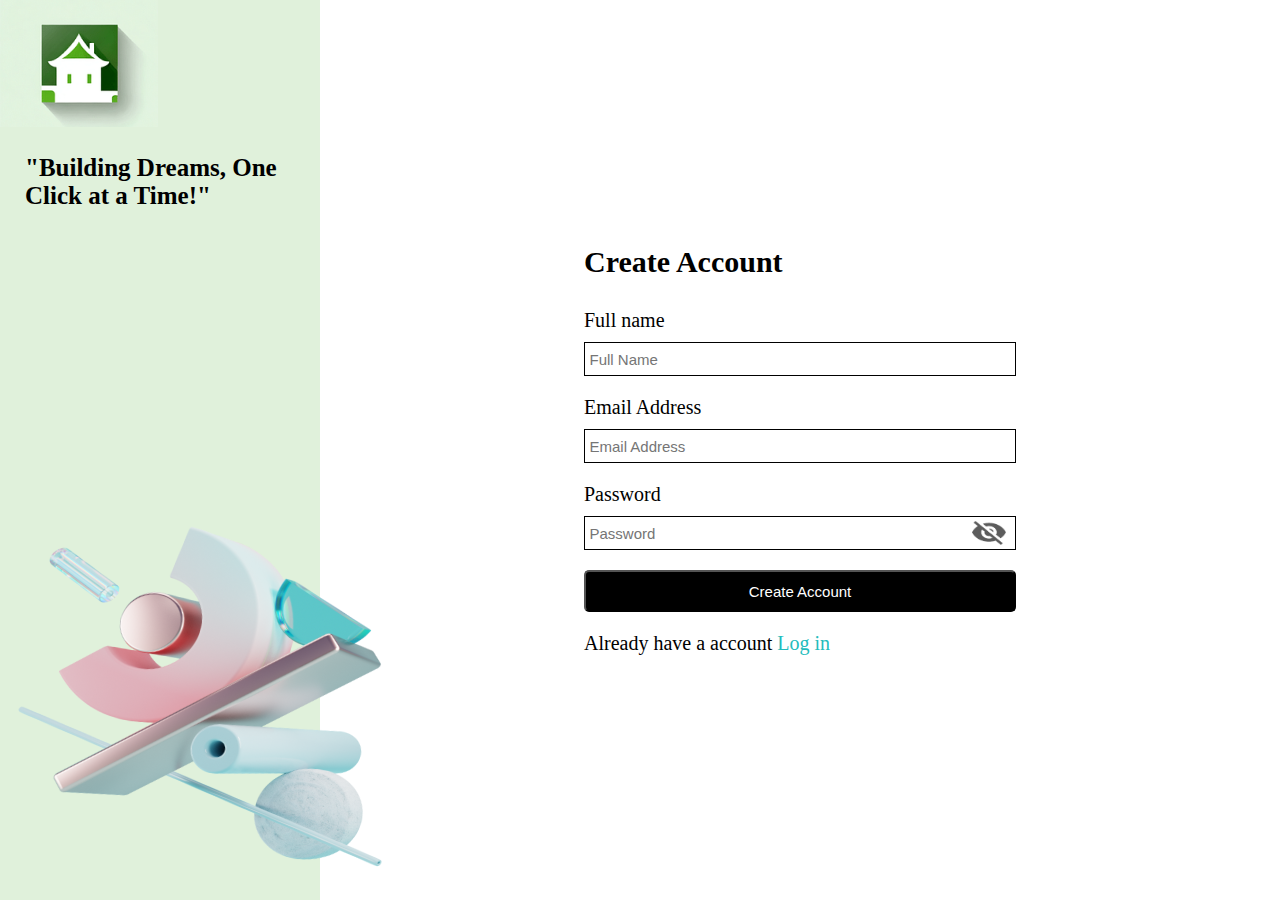
<file: index.html>
<!DOCTYPE html>
<html lang="en">

<head>
    <meta charset="UTF-8">
    <meta name="viewport" content="width=device-width, initial-scale=1.0">
    <title>Document</title>
    <link rel="stylesheet" href="style.css">
</head>

<body>
    <div class="box">
        <div class="left">
            <img src="images/logo.png" alt="">
            <h1>"Building Dreams, One Click at a Time!"</h1>
            <img src="images/Abstraction.png" alt="" id="abstraction">
        </div>
        <div class="right">
            <div class="container">
                <h1 class="h">Create Account</h1>
                <form action="">
                    <!-- <div class="login">
                        <a href="">Sign up with Google</a>
                        <a href="">Sign up with Facebook</a>
                    </div>
                    <h1 class="he">-OR-</h1> -->
                    <label for="" class="la">Full name</label>
                    <input type="text" placeholder="Full Name">
                    <label for="" class="la">Email Address</label>
                    <input type="email" placeholder="Email Address">
                    <label for="" class="la"> Password</label>
                    <div class="to">
                        <input type="password" placeholder="Password" id="password">
                        <img src="images/eye-close.png" alt="" id="eyeicon">
                    </div>
                    <button> <a href="home.html" class="signup">Create Account</a></button>
                </form>
                <p>Already have a account <a href="login.html">Log in</a></p>
            </div>

        </div>
    </div>
    <script src="app.js"></script>
</body>

</html>
</file>
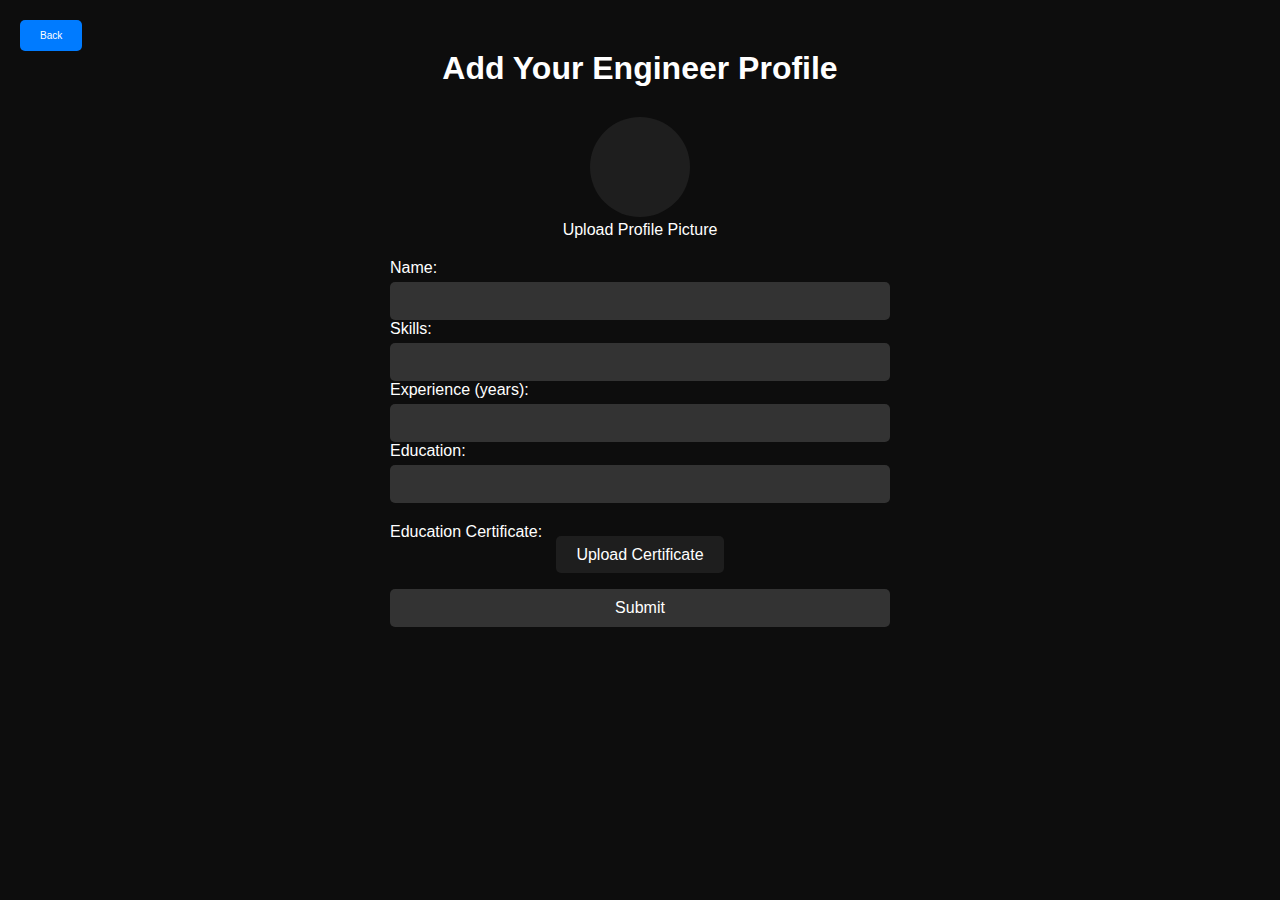
<file: add engineer.html>
<!DOCTYPE html>
<html lang="en">
<head>
  <meta charset="UTF-8">
  <meta name="viewport" content="width=device-width, initial-scale=1.0">
  <title>Engineer Profile Form</title>
  <link rel="stylesheet" href="engineer_styles.css">
  <!-- Add Font Awesome for icons -->
  <link rel="stylesheet" href="https://cdnjs.cloudflare.com/ajax/libs/font-awesome/5.15.4/css/all.min.css" integrity="sha512-B3xYP2cxV4dK3iT+6nfUzQC3X3DcraKrYA7jqpNFWV0YR2EzLv2PWp5uf5C3B0VpDNvE3pO6qNWgVvyafMf6cg==" crossorigin="anonymous" referrerpolicy="no-referrer" />
</head>
<body>
  <div id="engineers.html" class="container">
    <h1>Add Your Engineer Profile</h1>
    
    <!-- Profile Picture Section -->
    <div class="form-row">
      <div class="profile-picture-section">
        <label for="profilePicture" class="profile-picture-icon"><i class="fas fa-user-plus"></i></label>
        <input type="file" id="profilePicture" name="profilePicture" accept="image/*" style="display: none;">
        <p>Upload Profile Picture</p>
      </div>
    </div>
    
    <!-- Engineer Profile Form -->
    <form id="profileForm">
      <label for="name">Name:</label>
      <input type="text" id="name" name="name" required>
      
      <label for="skills">Skills:</label>
      <input type="text" id="skills" name="skills" required>
      
      <label for="experience">Experience (years):</label>
      <input type="number" id="experience" name="experience" required>

      <!-- Education Input Section -->
      <div class="form-row">
        <label for="education">Education:</label>
        <input type="text" id="education" name="education" required>
      </div>
      
      <!-- Education Certificate Section -->
      <div class="form-row">
        <label for="educationCertificate" class="certificate-label">Education Certificate:</label>
        <div class="education-certificate-section">
          <input type="file" id="educationCertificate" name="educationCertificate" accept=".pdf">
          <label for="educationCertificate" class="certificate-button">Upload Certificate</label>
        </div>
      </div>
      
      <button type="submit" class="submit-button">Submit</button>
    </form>

    <!-- Back Button -->
    <button class="back-button" onclick="goBack()"><i class="fas fa-chevron-left"></i> Back</button>
  </div>

  <script>
    function goBack() {
      window.history.back();
    }
  </script>
</body>
</html>
</file>
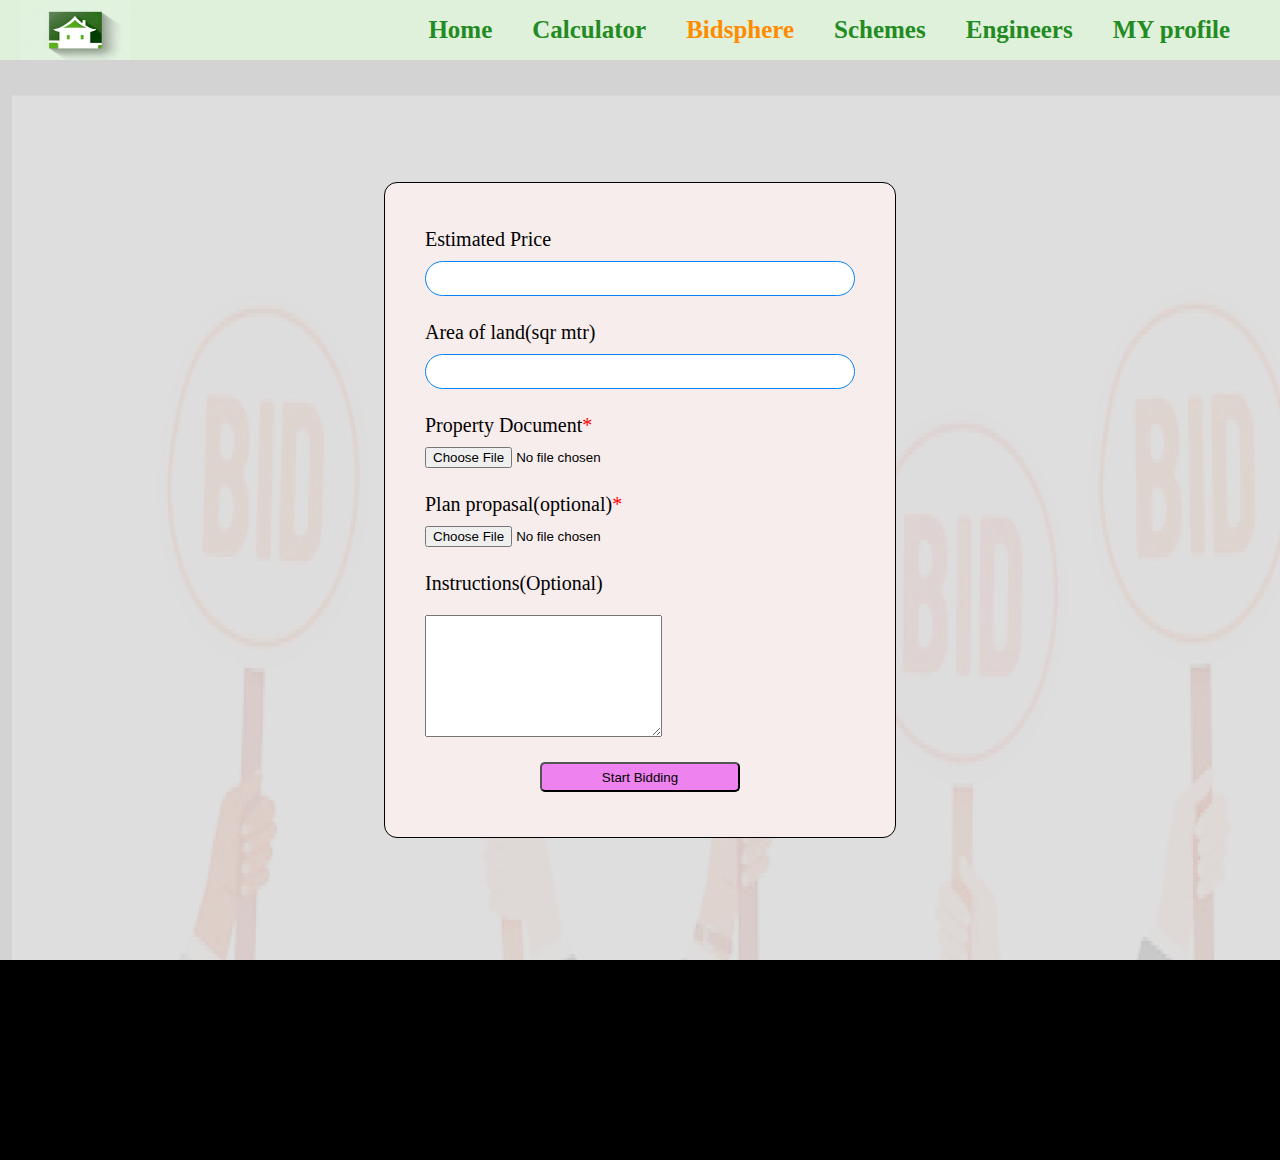
<file: bid.html>
<!DOCTYPE html>
<html lang="en">

<head>
    <meta charset="UTF-8">
    <meta name="viewport" content="width=device-width, initial-scale=1.0">
    <title>Document</title>
    <link rel="stylesheet" href="bidcss.css">
</head>

<body>
    <header class="header">
        <nav class="navc">
            <div class="logo">
                <img src="images/logo.png" alt="">
            </div>
            <ul>
                <li class="list"><a href="home.html" class="link">Home</a></li>
                <li class="list"><a href="calculator.html" class="link">Calculator</a></li>
                <li class="list"><a href="bid.html" class="link">Bidsphere</a></li>
                <li class="list"><a href="s-c-h-e-m-e.html" class="link">Schemes</a></li>
                <li class="list"><a href="ENGINEER.html" class="link">Engineers</a></li>
                <li class="list"><a href="profile.html" class="link">MY profile</a></li>
            </ul>
        </nav>
    </header>
    <main>
        <div class="content">
            <form action="">
                <div class="price">
                    <label for="" class="la">Estimated Price</label>
                    <input type="text" class="in">
                </div>
                <div class="area">
                    <label for="" class="la">Area of land(sqr mtr)</label>
                    <input type="text" class="in">
                </div>
                <div class="pro">
                    <label for="" class="la fileLabel">Property Document</label>
                    <input type="file" class="fileInput" accept=".pdf" onchange="updatePlaceholder()" value="">
                </div>
                <div class="plan">
                    <label for="" class="la fileLabel">Plan propasal(optional)</label>
                    <!-- <input type="file"> -->
                    <input type="file" class="fileInput" accept=".pdf" onchange="updatePlaceholder()" value="">
                </div>
                <div class="instr">
                    <label for="" class="la">Instructions(Optional)</label>
                    <textarea name="" id="" cols="4" rows="8"></textarea>

                </div>
                <div class="but">
                    <button>Start Bidding</button>
                </div>
            </form>
        </div>
    </main>
    <footer>
        <div class="box">

        </div>
    </footer>
    <script src="navbar.js"></script>
    <script>
        function updatePlaceholder() {
            const fileInput = document.querySelector('.fileInput');
            const fileLabel = document.querySelector('.fileLabel');
            if (fileInput.files.length > 0) {
                fileLabel.textContent = fileInput.files[0].name;
            } else {
                fileLabel.textContent = '';
            }
        }
    </script>
</body>

</html>
</file>
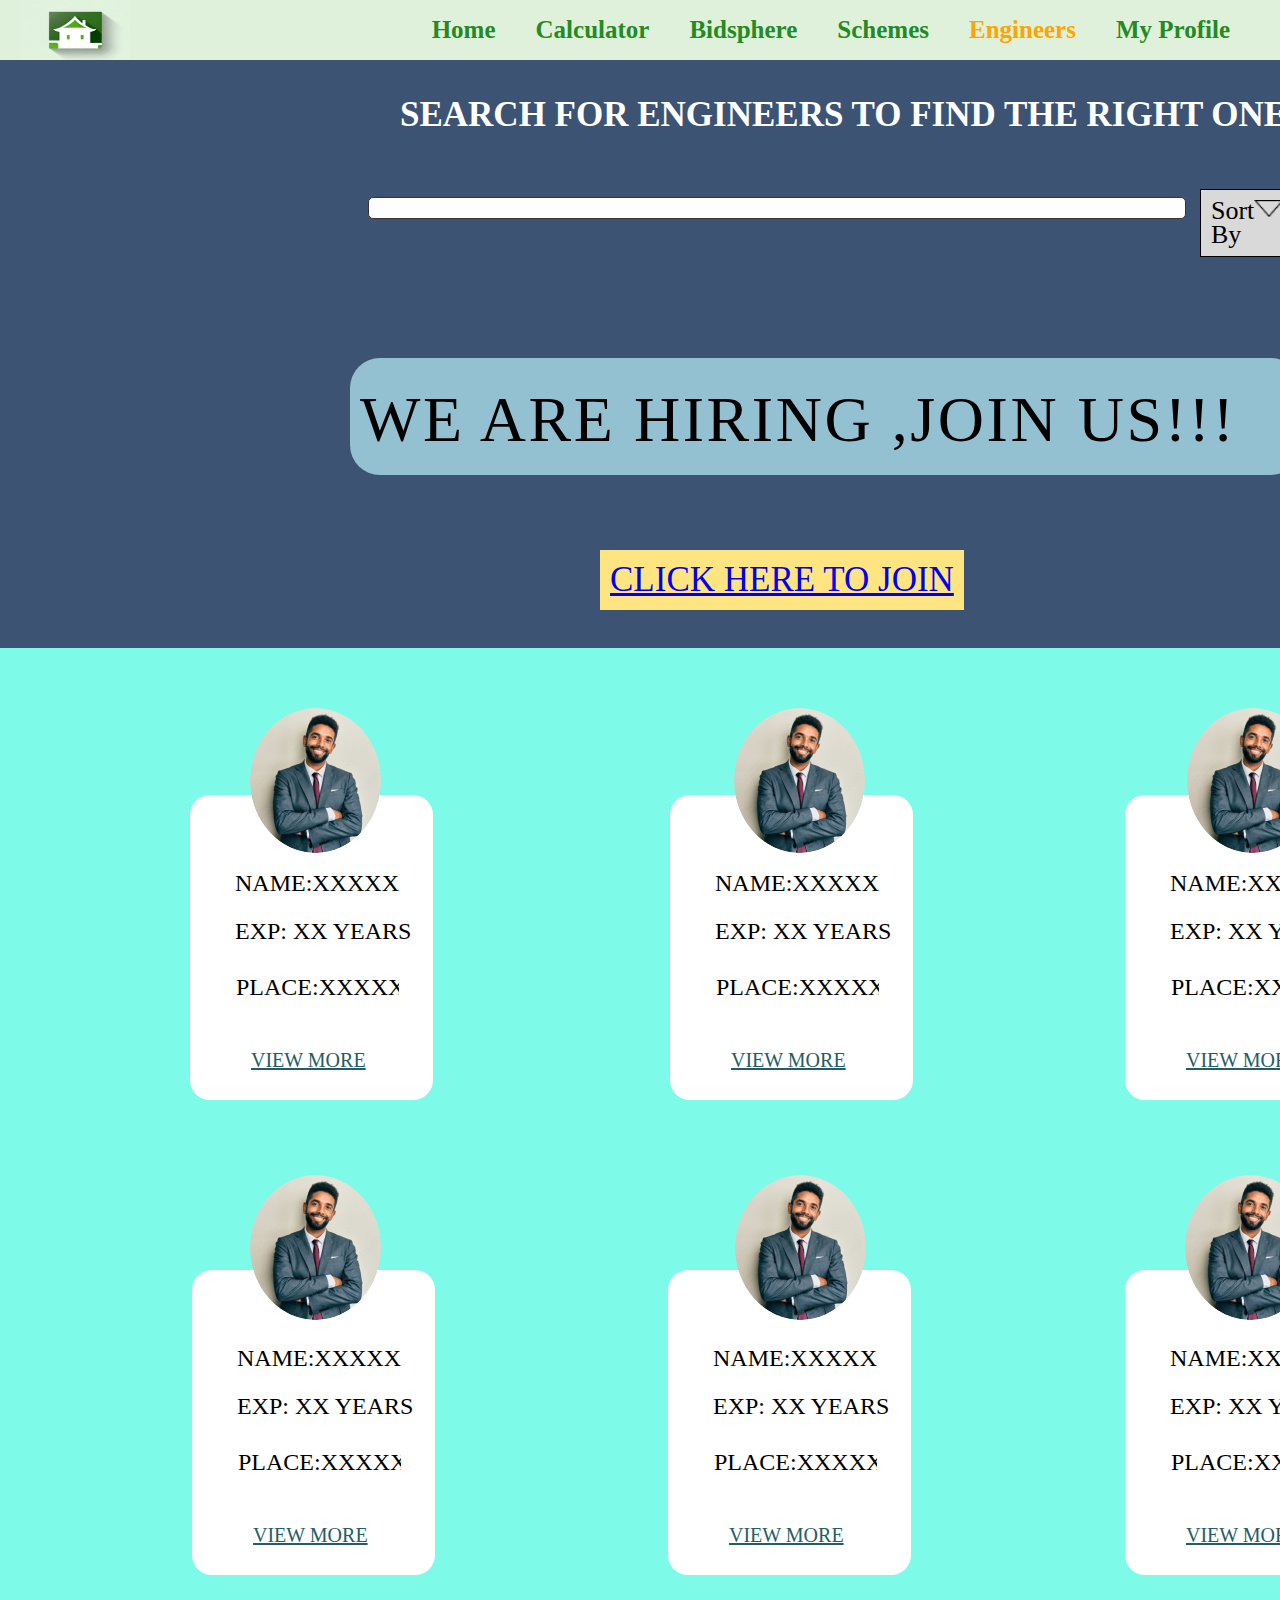
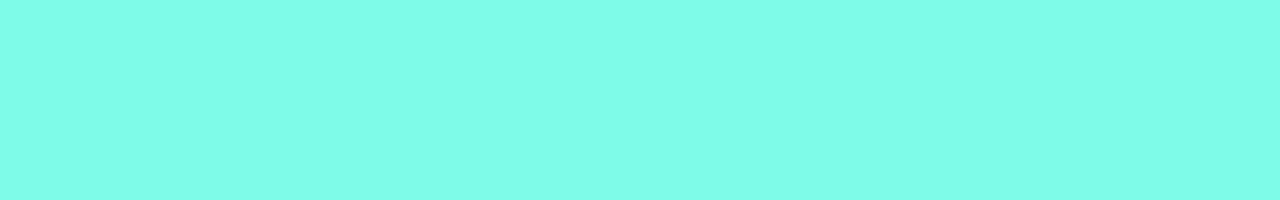
<file: ENGINEER.html>
<!DOCTYPE html>
<html lang="en">

<head>
    <meta charset="UTF-8">
    <meta name="viewport" content="width=device-width, initial-scale=1.0">
    <title>Document</title>
    <link rel="stylesheet" href="engineer.css">
</head>

<body>
    <div class="home-section">
         <header class="header">
            <nav class="navc">
                <div class="logo">
                    <img src="images/logo.png" alt="">
                </div>
                <ul>
                    <li class="list"><a href="home.html" class="link">Home</a></li>
                    <li class="list"><a href="calculator.html" class="link">Calculator</a></li>
                    <li class="list"><a href="bid.html" class="link">Bidsphere</a></li>
                    <li class="list"><a href="s-c-h-e-m-e.html" class="link">Schemes</a></li>
                    <li class="list"><a  class="link" style="color: orange;">Engineers</a></li>
                    <li class="list"><a href="profile.html" class="link">My Profile</a></li>
                </ul>
            </nav>
        </header>
        <div class="search-for-engineers-to-find-t-parent">
            <b class="search-for-engineers">SEARCH FOR ENGINEERS TO FIND THE RIGHT ONE!</b>
            <div class="ob-forms-wrapper">
            <div class="ob-forms">
            <div class="frame">
            <div class="name">
            </div>
            </div>
            </div>
            </div>
            <div class="sort-by-parent">
            <div class="name">Sort By</div>
                <img class="frame-item" alt="" src="./images\Polygon 2.png">
            </div>
            <div class="frame-inner">
            </div>
            <div class="click-here-to-join-wrapper">
                <a class="click-here-to" href="add engineer.html">CLICK HERE TO JOIN</a>
            </div>
            <div class="we-are-hiring-join-us-wrapper">
                <div class="we-are-hiring">WE ARE HIRING ,JOIN US!!!</div>
            </div>
            
        </div>
        <div >
            <img class="ellipse-icon" alt="" src="./images\Ellipse 16.png">
            <img class="ellipse-icon1" alt="" src="./images\Ellipse 16.png">
            <img class="ellipse-icon2" alt="" src="./images\Ellipse 16.png">
            <img class="ellipse-icon3" alt="" src="./images\Ellipse 16.png">
            <img class="ellipse-icon4" alt="" src="./images\Ellipse 16.png">
            <img class="ellipse-icon5" alt="" src="./images\Ellipse 16.png">
        </div>
        <div class="frame-parent">
            <div class="namexxxxx-parent">
            <div class="namexxxxx">NAME:XXXXX</div>
            <div class="frame-child">
            </div>
            </div>
            <div class="exp-xx-years">EXP: XX YEARS</div>
            <div class="placexxxxx-wrapper">
                <div class="placexxxxx">PLACE:XXXXX</div>
            </div>
            <div class="view-more-wrapper">
                <div class="view-more">VIEW MORE</div>
            </div>
        </div>
        <div class="frame-parent1">
            <div class="namexxxxx-parent">
            <div class="namexxxxx">NAME:XXXXX</div>
            <div class="frame-child">
            </div>
            </div>
            <div class="exp-xx-years">EXP: XX YEARS</div>
            <div class="placexxxxx-wrapper">
                <div class="placexxxxx">PLACE:XXXXX</div>
            </div>
            <div class="view-more-wrapper">
                <div class="view-more">VIEW MORE</div>
            </div>
        </div>
        <div class="frame-parent2">
            <div class="namexxxxx-parent">
            <div class="namexxxxx">NAME:XXXXX</div>
            <div class="frame-child">
            </div>
            </div>
            <div class="exp-xx-years">EXP: XX YEARS</div>
            <div class="placexxxxx-wrapper">
                <div class="placexxxxx">PLACE:XXXXX</div>
            </div>
            <div class="view-more-wrapper">
                <div class="view-more">VIEW MORE</div>
            </div>
        </div>
        <div class="frame-parent3">
            <div class="namexxxxx-parent">
            <div class="namexxxxx">NAME:XXXXX</div>
            <div class="frame-child">
            </div>
            </div>
            <div class="exp-xx-years">EXP: XX YEARS</div>
            <div class="placexxxxx-wrapper">
                <div class="placexxxxx">PLACE:XXXXX</div>
            </div>
            <div class="view-more-wrapper">
                <div class="view-more">VIEW MORE</div>
            </div>
        </div>
        <div class="frame-parent4">
            <div class="namexxxxx-parent">
            <div class="namexxxxx">NAME:XXXXX</div>
            <div class="frame-child">
            </div>
            </div>
            <div class="exp-xx-years">EXP: XX YEARS</div>
            <div class="placexxxxx-wrapper">
                <div class="placexxxxx">PLACE:XXXXX</div>
            </div>
            <div class="view-more-wrapper">
                <div class="view-more">VIEW MORE</div>
            </div>
        </div>
        <div class="frame-parent5">
            <div class="namexxxxx-parent">
            <div class="namexxxxx">NAME:XXXXX</div>
            <div class="frame-child">
            </div>
            </div>
            <div class="exp-xx-years">EXP: XX YEARS</div>
            <div class="placexxxxx-wrapper">
                <div class="placexxxxx">PLACE:XXXXX</div>
            </div>
            <div class="view-more-wrapper">
                <div class="view-more">VIEW MORE</div>
            </div>
        </div>
</file>
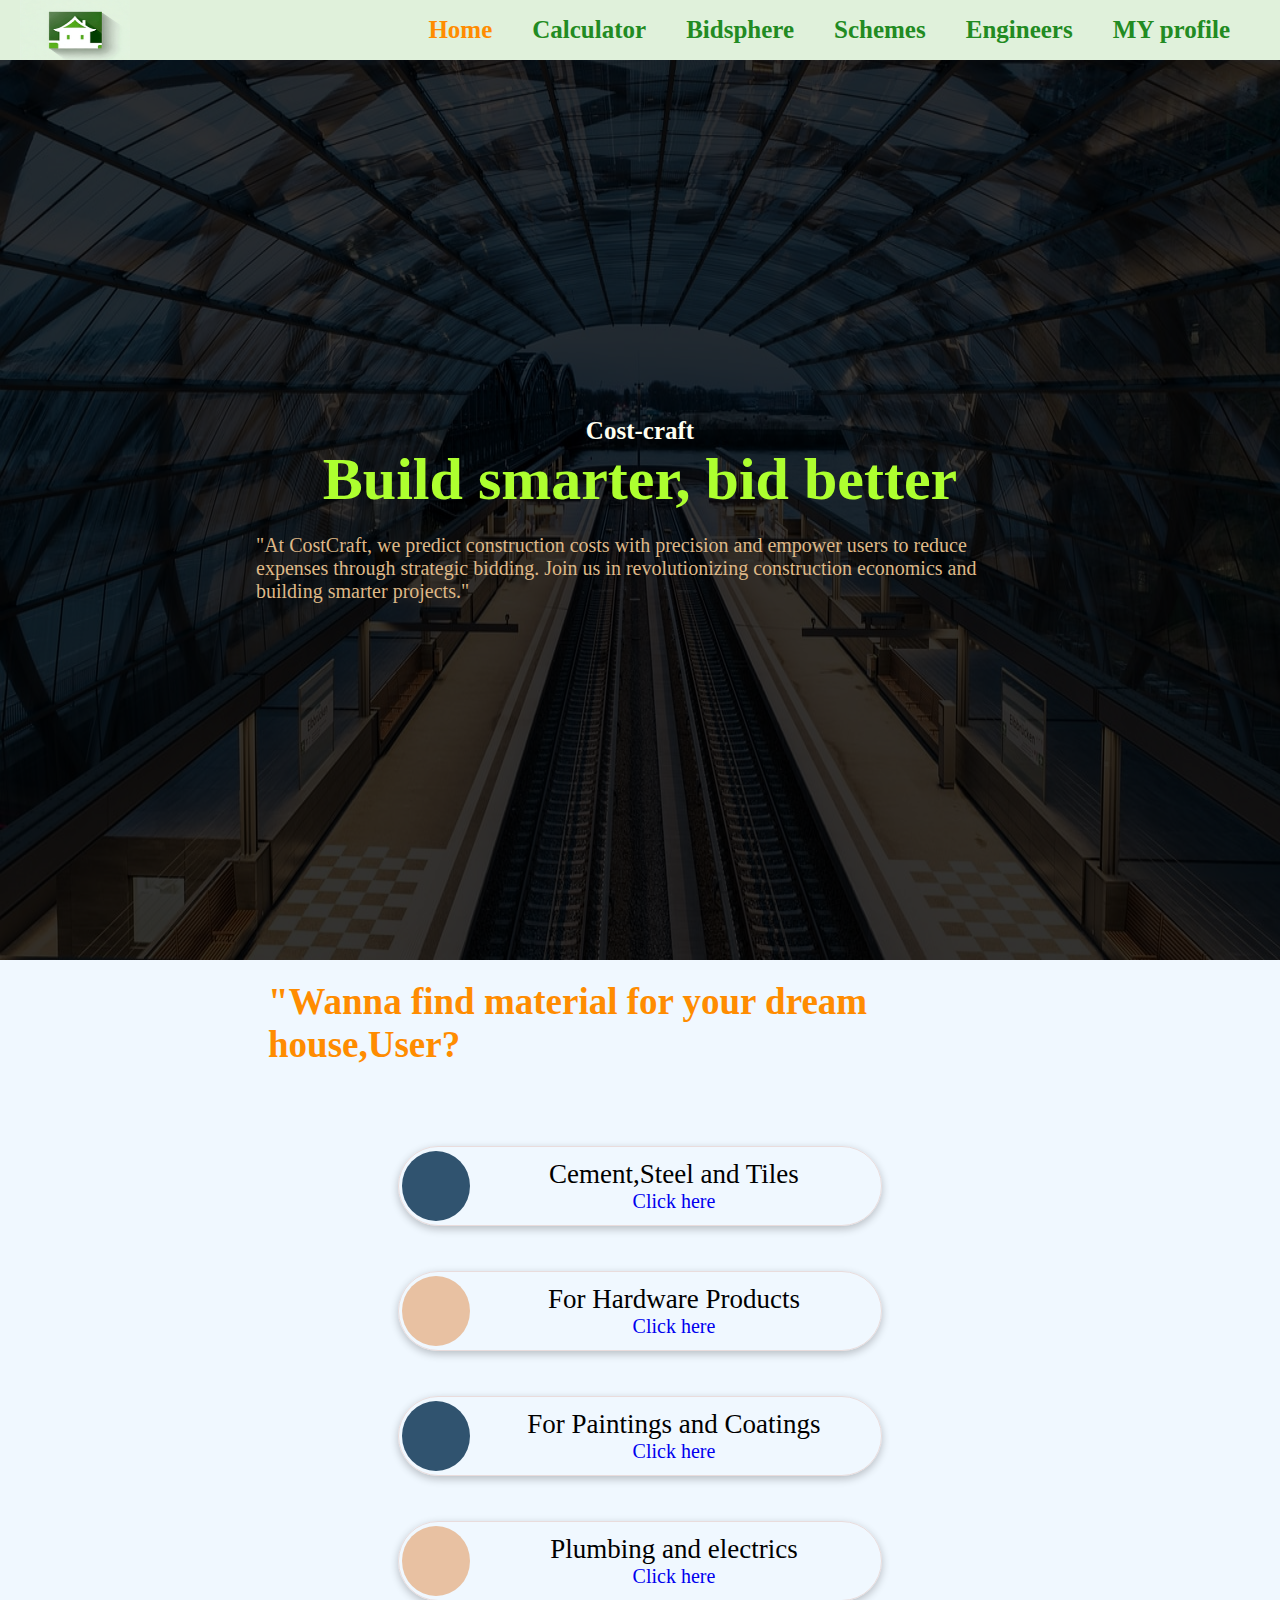
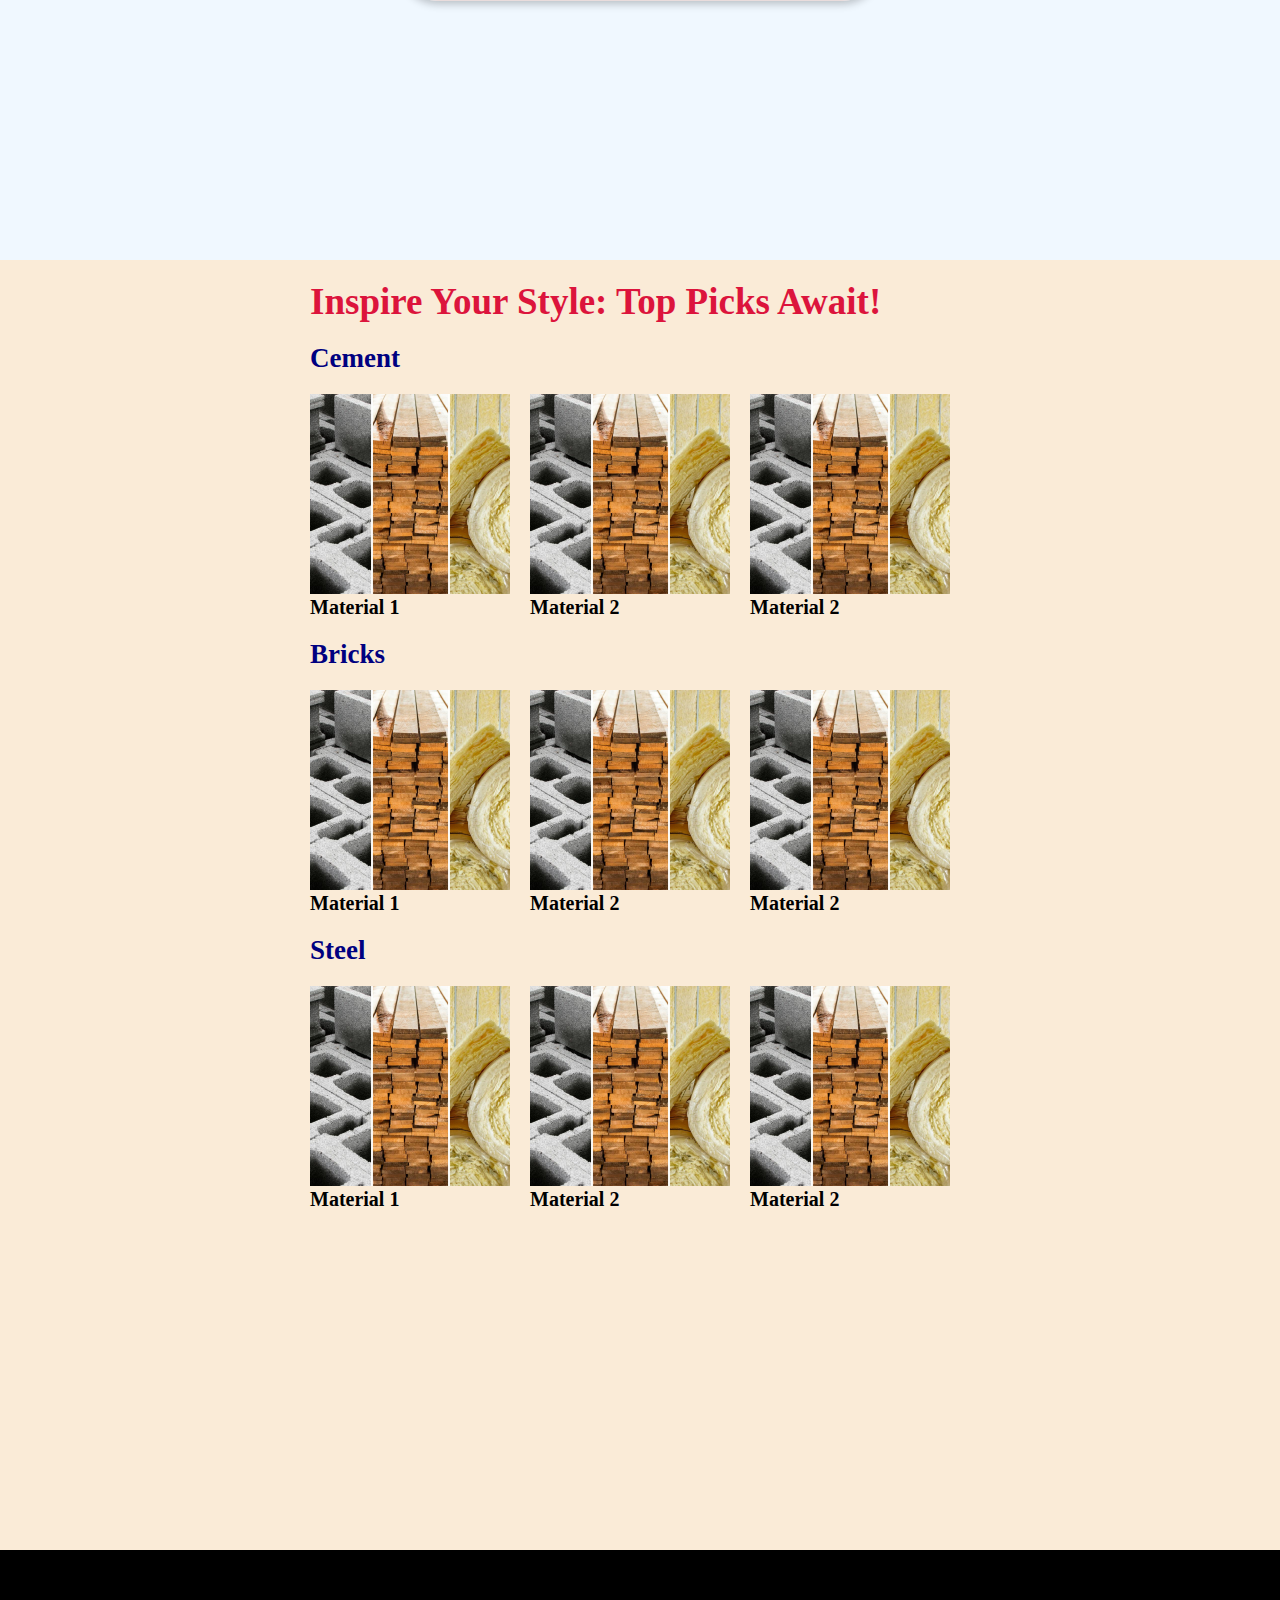
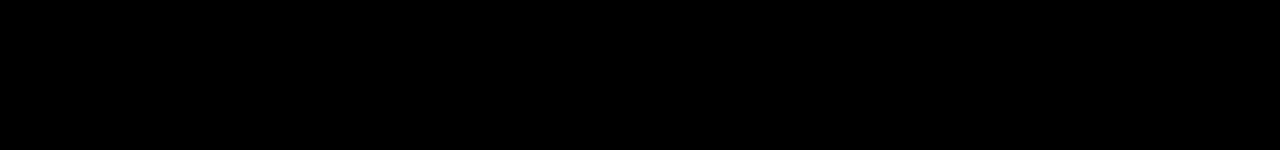
<file: home.html>
<!DOCTYPE html>
<html lang="en">

<head>
    <meta charset="UTF-8">
    <meta name="viewport" content="width=device-width, initial-scale=1.0">
    <title>Document</title>
    <link rel="stylesheet" href="homecss.css">
</head>

<body>
    <div class="home-section">
        <header class="header">
            <nav class="navc">
                <div class="logo">
                    <img src="images/logo.png" alt="">
                </div>
                <ul>
                    <li class="list"><a href="home.html" class="link">Home</a></li>
                    <li class="list"><a href="calculator.html" class="link">Calculator</a></li>
                    <li class="list"><a href="bid.html" class="link">Bidsphere</a></li>
                    <li class="list"><a href="s-c-h-e-m-e.html" class="link">Schemes</a></li>
                    <li class="list"><a href="ENGINEER.html" class="link">Engineers</a></li>
                    <li class="list"><a href="profile.html" class="link">MY profile</a></li>
                </ul>
            </nav>
        </header>
        <main>
            <img class="bac-image" src="images/train.jpg" alt="">
            <div class="overlay"></div>
            <div class="content">
                <div class="h-title">
                    <h4>Cost-craft</h4>
                </div>
                <div class="catchy-line">
                    <h1>Build smarter, bid better</h1>
                </div>
                <div class="abstract">
                    <p>"At CostCraft, we predict construction costs with precision and empower users to reduce expenses
                        through strategic bidding. Join us in revolutionizing construction economics and building
                        smarter projects."</p>
                </div>
            </div>
        </main>
        <section class="materials">
            <div class="cont-m">
                <h1 class="h-head">"Wanna find material for your dream house,User?</h1>
                <div class="date-cont">
                    <div class="dateItemBox d">
                        <div class="d_circle">
                        </div>
                        <div class="d_info">
                            <p class="d_da">
                                Cement,Steel and Tiles
                            </p>
                            <p class="dc_info">
                                <a href="https://www.buildersmart.in/">Click here</a>
                            </p>
                        </div>
                    </div>
                    <div class="dateItemBox d">
                        <div class="d_circle">
                        </div>
                        <div class="d_info">
                            <p class="d_da">
                                For Hardware Products
                            </p>
                            <p class="dc_info">
                                <a href="https://www.thesolvere.life/">Click here</a>
                            </p>
                        </div>
                    </div>
                    <div class="dateItemBox d">
                        <div class="d_circle">
                        </div>
                        <div class="d_info">
                            <p class="d_da">
                                For Paintings and Coatings
                            </p>
                            <p class="dc_info">
                                <a href="https://www.constrobazaar.com/">Click here</a>
                            </p>
                        </div>
                    </div>
                    <div class="dateItemBox d">
                        <div class="d_circle">
                        </div>
                        <div class="d_info">
                            <p class="d_da">
                                Plumbing and electrics
                            </p>
                            <p class="dc_info">
                                <a href="https://builders9.com/">Click here</a>
                            </p>
                        </div>
                    </div>
                </div>
            </div>
        </section>

        <section class="sec-3">
            <div class="b">
            <h1 class="h2-head">Inspire Your Style: Top Picks Await!</h1>
            <div class="one-item">
                <h2 class="items">Cement</h2>
                <div class="mat-flex">
                    <div class="mat-flex-item">
                        <img src="images/object.jpg" alt="">
                        <h1>Material 1</h1>
                    </div>
                    <div class="mat-flex-item">
                        <img src="images/object.jpg" alt="">
                        <h1>Material 2</h1>
                    </div>
                    <div class="mat-flex-item">
                        <img src="images/object.jpg" alt="">
                        <h1>Material 2</h1>
                    </div>
                </div>
            </div>
            <div class="one-item">
                <h2 class="items">Bricks</h2>
                <div class="mat-flex">
                    <div class="mat-flex-item">
                        <img src="images/object.jpg" alt="">
                        <h1>Material 1</h1>
                    </div>
                    <div class="mat-flex-item">
                        <img src="images/object.jpg" alt="">
                        <h1>Material 2</h1>
                    </div>
                    <div class="mat-flex-item">
                        <img src="images/object.jpg" alt="">
                        <h1>Material 2</h1>
                    </div>
                </div>
            </div>
            <div class="one-item">
                <h2 class="items">Steel</h2>
                <div class="mat-flex">
                    <div class="mat-flex-item">
                        <img src="images/object.jpg" alt="">
                        <h1>Material 1</h1>
                    </div>
                    <div class="mat-flex-item">
                        <img src="images/object.jpg" alt="">
                        <h1>Material 2</h1>
                    </div>
                    <div class="mat-flex-item">
                        <img src="images/object.jpg" alt="">
                        <h1>Material 2</h1>
                    </div>
                </div>
            </div>
        </div>
    </div>
    </section>
    </div>
    <footer>
        <div class="box">

        </div>
    </footer>
    <script src="navbar.js"></script>
</body>


</html>
</file>
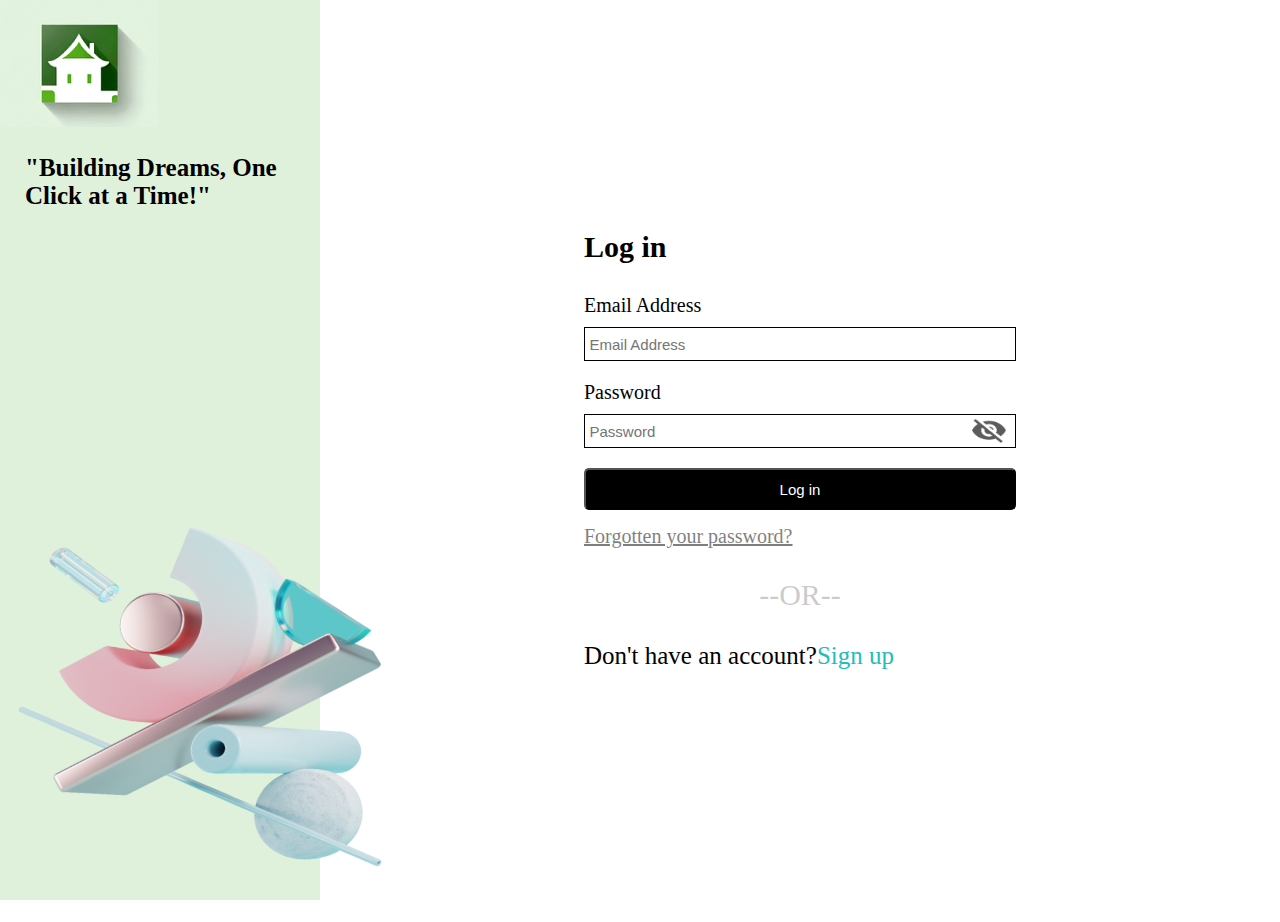
<file: login.html>
<!DOCTYPE html>
<html lang="en">
<head>
    <meta charset="UTF-8">
    <meta name="viewport" content="width=device-width, initial-scale=1.0">
    <title>Document</title>
    <link rel="stylesheet" href="logstyle.css">
</head>
<body>
    <div class="box">
        <div class="left">
            <img src="images/logo.png" alt="">
            <h1>"Building Dreams, One Click at a Time!"</h1>
            <img src="images/Abstraction.png" alt="" id="abstraction">
        </div>
        <div class="right">
            <div class="container">
                <h1 class="h">Log in</h1>
                <form action="">
                    <!-- <div class="login">
                        <a href="">Sign up with Google</a>
                        <a href="">Sign up with Facebook</a>
                    </div>
                    <h1 class="he">-OR-</h1> -->
                    <!-- <label for="" class="la">Full name</label>
                    <input type="text" placeholder="Full Name"> -->
                    <label for="" class="la">Email Address</label>
                    <input type="email" placeholder="Email Address">
                    <label for="" class="la"> Password</label>
                    <div class="to">
                        <input type="password" placeholder="Password" id="password">
                        <img src="images/eye-close.png" alt="" id="eyeicon">
                    </div>
                    <button> <a class="login" href="home.html">Log in</a></button>
                    
                </form>
                <a id="forgot">Forgotten your password?</a>
                <h1 class="he">--OR--</h1>
                <h2 id="no_account">Don't have an account?<a href="index.html">Sign up</a></h2>
                
            </div>

        </div>
    </div>
    <script src="logapp.js"></script>
</body>
</html>
</file>
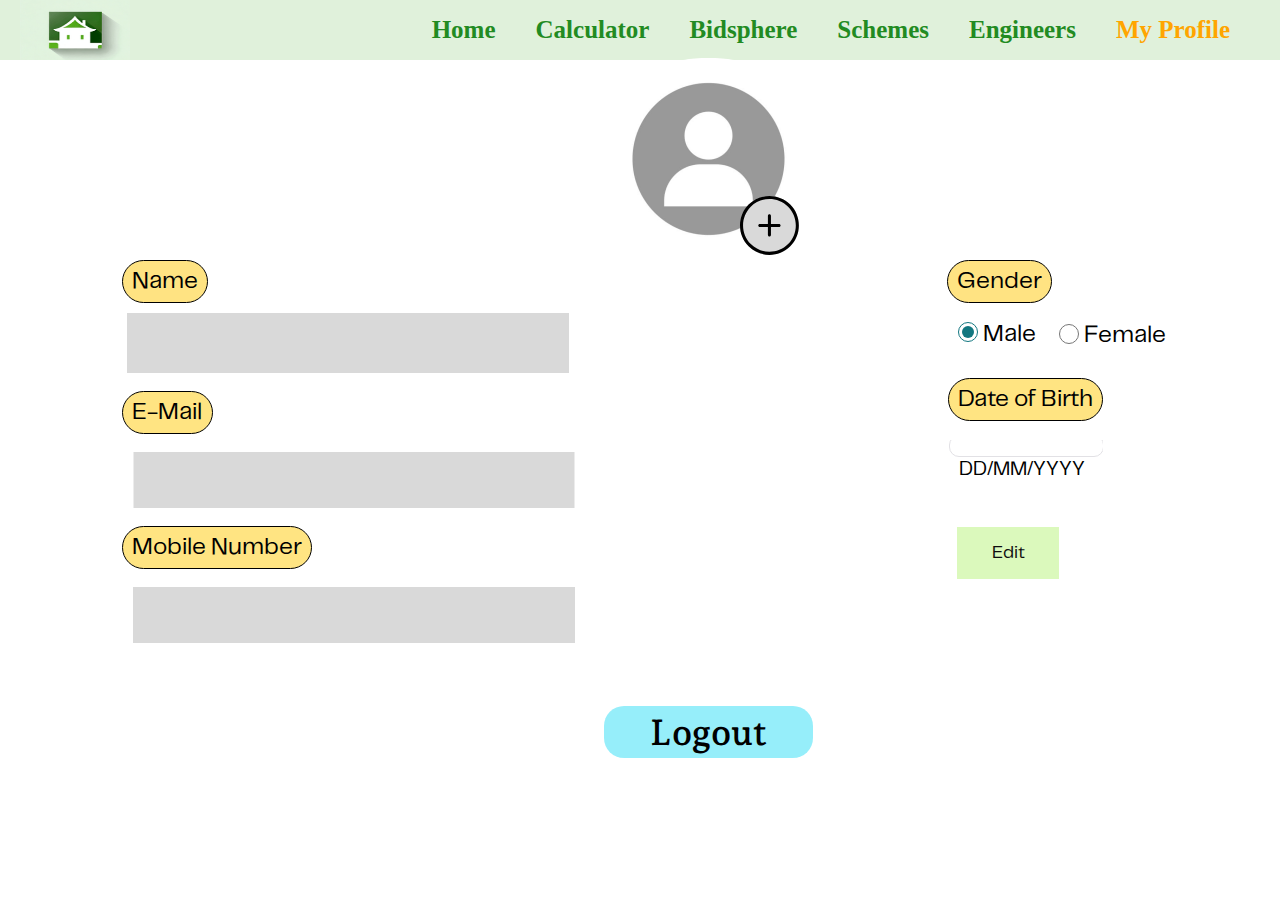
<file: profile.html>
<!DOCTYPE html>
<html>
  <head>
    <meta charset="utf-8" />
    <meta name="viewport" content="initial-scale=1, width=device-width" />

    <link rel="stylesheet" href="./global.css" />
    <link rel="stylesheet" href="./profile.css" />
    <link
      rel="stylesheet"
      href="https://fonts.googleapis.com/css2?family=Inter:ital,wght@0,400;0,500;1,600;1,700;1,900&display=swap"
    />
    <link
      rel="stylesheet"
      href="https://fonts.googleapis.com/css2?family=Sansita Swashed:wght@800&display=swap"
    />
    <link
      rel="stylesheet"
      href="https://fonts.googleapis.com/css2?family=Encode Sans SC:wght@400;500&display=swap"
    />
    <link
      rel="stylesheet"
      href="https://fonts.googleapis.com/css2?family=Andada Pro:wght@600&display=swap"
    />

    <style>
      @font-face {
        font-family: "Telegraf";
        src: url("./public/PPTelegraf-Regular.otf");
        font-weight: 400;
      }
    </style>
  </head>
  <body>
      <header class="header">
         <nav class="navc">
             <div class="logo">
                 <img src="images/logo.png" alt="">
             </div>
             <ul>
                 <li class="list"><a href="home.html" class="link">Home</a></li>
                 <li class="list"><a href="calculator.html" class="link">Calculator</a></li>
                 <li class="list"><a href="bid.html" class="link">Bidsphere</a></li>
                 <li class="list"><a href="s-c-h-e-m-e.html" class="link">Schemes</a></li>
                 <li class="list"><a href="ENGINEER.html" class="link">Engineers</a></li>
                 <li class="list"><a href="" class="link" style="color: orange;">My Profile</a></li>
             </ul>
         </nav>
     </header>
     <section class="manish">
      <div class="profile-inner">
        <div class="personal-information-parent">
          <div class="name-input-wrapper">
            <div class="name-input">
              <img
                class="istockphoto-1337144146-612x612-icon"
                alt=""
                src="./public/istockphoto1337144146612x612-1@2x.png"
              />

              <img
                class="name-input-child"
                loading="lazy"
                alt=""
                src="./public/group-2.svg"
              />
            </div>
          </div>
        </div>
      </div>
      <section class="frame-section">
        <div class="logout-button-wrapper">
          <div class="logout-button1">
            <div class="male-radio">
              <button class="female-radio">
                <div class="name">Name</div>
              </button>
              <button class="female-radio1">
                <div class="gender">Gender</div>
              </button>
            </div>
          </div>
        </div>
        <div class="edit-button">
          <div class="logout-button-parent">
            <div class="logout-button2">
              <div class="frame-parent3">
                <div class="rectangle-wrapper">
                  <div class="rectangle-div"></div>
                </div>
                <button class="e-mail-wrapper">
                  <div class="e-mail">E-Mail</div>
                </button>
                <div class="logo-container">
                  <img
                    class="logo-container-child"
                    alt=""
                    src="./public/rectangle-8.svg"
                  />
                </div>
                <button class="mobile-number-wrapper">
                  <div class="mobile-number">Mobile Number</div>
                </button>
                <div class="rectangle-container">
                  <div class="frame-child21"></div>
                </div>
              </div>
            </div>
            <button class="logout-wrapper">
              <div class="logout">Logout</div>
            </button>
          </div>
          <div class="date-of-birth-label-wrapper">
            <div class="date-of-birth-label">
              <div class="frame-parent4">
                <div class="d-d-m-m-y-y-y-y-format-label-wrapper">
                  <div class="d-d-m-m-y-y-y-y-format-label">
                    <div class="radiocheckbox-parent">
                      <input
                        class="radiocheckbox"
                        checked="{true}"
                        type="radio"
                        name="radioGroup-1"
                      />

                      <div class="male">Male</div>
                    </div>
                    <div class="mobile-number-input">
                      <div class="female-radio2">
                        <div class="radiocheckbox-wrapper">
                          <input
                            class="radiocheckbox1"
                            type="radio"
                            name="radioGroup-1"
                          />
                        </div>
                        <div class="female">Female</div>
                      </div>
                    </div>
                  </div>
                </div>
                <div class="birthdate-picker-parent">
                  <button class="birthdate-picker">
                    <div class="date-of-birth">Date of Birth</div>
                  </button>
                  <div class="frame">
                    <div class="ob-forms">
                      <div class="input-field">
                        <div class="name1"></div>
                      </div>
                    </div>
                    <div class="ddmmyyyy">DD/MM/YYYY</div>
                  </div>
                </div>
              </div>
              <div class="edit-button-label-wrapper">
                <button class="edit-button-label">
                  <div class="edit">Edit</div>
                </button>
              </div>
            </div>
          </div>
        </div>
      </section>
    </div>
  </section>

  <script src="navbar.js"></script>
  </body>
</html>
</file>
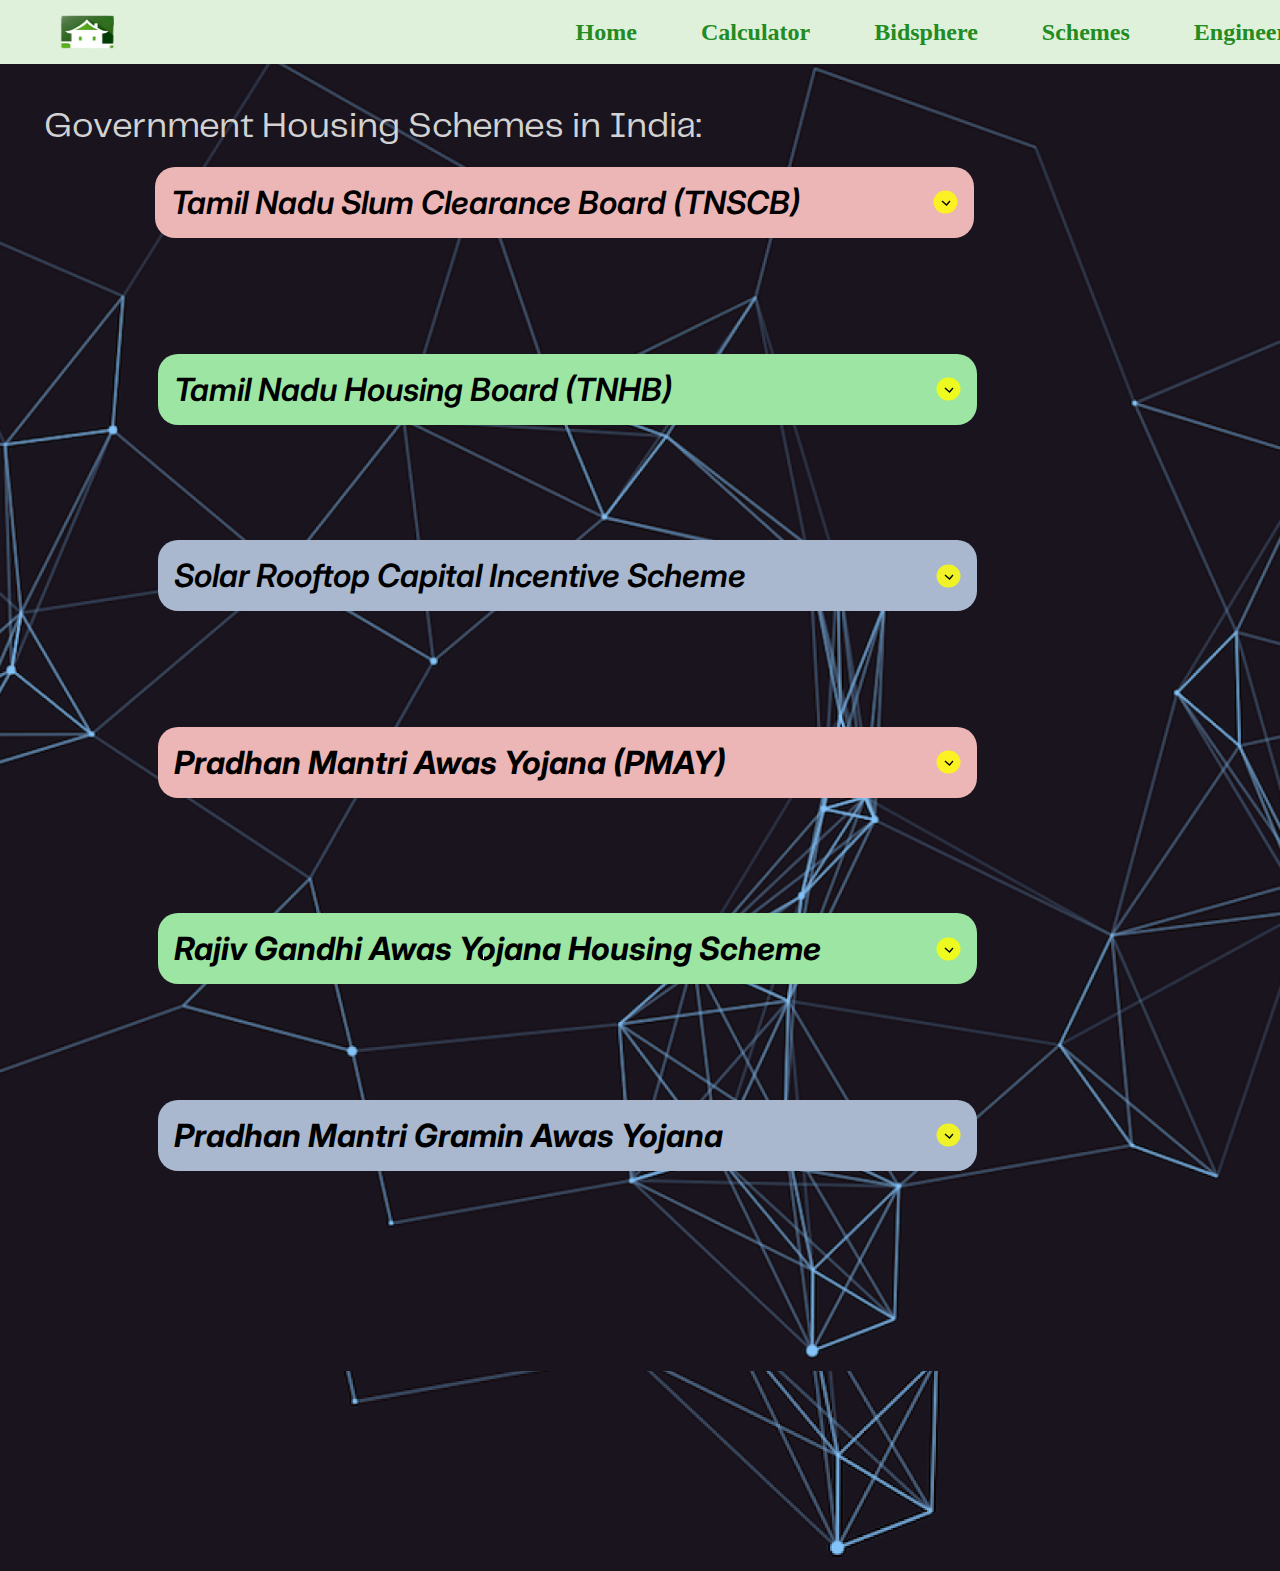
<file: s-c-h-e-m-e.html>
<!DOCTYPE html>
<html>
  <head>
    <meta charset="utf-8" />
    <meta name="viewport" content="initial-scale=1, width=device-width" />

    <link rel="stylesheet" href="./global.css" />
    <link rel="stylesheet" href="./s-c-h-e-m-e.css" />
    <link
      rel="stylesheet"
      href="https://fonts.googleapis.com/css2?family=Inter:ital,wght@0,400;0,500;1,600;1,700;1,900&display=swap"
    />
    <link
      rel="stylesheet"
      href="https://fonts.googleapis.com/css2?family=Sansita Swashed:wght@800&display=swap"
    />
    <link
      rel="stylesheet"
      href="https://fonts.googleapis.com/css2?family=Encode Sans SC:wght@400;500&display=swap"
    />

    <style>
      @font-face {
        font-family: "Telegraf";
        src: url("./public/PPTelegraf-Regular.otf");
        font-weight: 400;
      }
    </style>
  </head>
  <body>
    <div class="scheme">
      <div class="scheme">
        <header class="header">
          <nav class="navc">
              <div class="logo">
                  <img src="./public\6569d003ebc8904744f138c8-aiicon-removebg-preview 1.png" alt="">
              </div>
              <ul>
                  <li class="list"><a href="home.html" class="link">Home</a></li>
                  <li class="list"><a href="calculator.html" class="link">Calculator</a></li>
                  <li class="list"><a href="bid.html" class="link">Bidsphere</a></li>
                  <li class="list"><a href="s-c-h-e-m-e.html" class="link">Schemes</a></li>
                  <li class="list"><a href="ENGINEER.html" class="link">Engineers</a></li>
                  <li class="list"><a href="profile.html" class="link">My Profile</a></li>
              </ul>
          </nav>
      </header>
      <section class="scheme-inner">
        <div class="frame-parent1">
          <div class="frame-wrapper">
            <div class="government-housing-schemes-in-parent">
              <div class="government-housing-schemes">
                Government Housing Schemes in India:
              </div>
              <div class="accordian-frame">
                <div class="accordian11">
                  <div class="headliue-and-ico9">
                    <i class="header9"
                      >Tamil Nadu Slum Clearance Board (TNSCB)</i
                    >
                    <div class="headliue-and-ico-inner5">
                      <div class="ellipse-parent4">
                        <div class="frame-child9"></div>
                        <img
                          class="frame-child10"
                          loading="lazy"
                          alt=""
                          src="./public\Vector 1.svg"
                        />
                        <p class="tamil-nadu-housing9">
                          Tamil Nadu Housing Board Scheme:- Recently, the government
                          of Tamil Nadu has implemented several programmes that are
                          aimed at assisting the state’s citizens. A programme with
                          the working title Tamil Nadu Housing Board Scheme was
                          initiated by the state government. About 894 plots have been
                          distributed by the Tamil Nadu Housing Board in the city of
                          Trichy. The land parcels can be found in a variety of
                          locations across the city. The TNHB Scheme conducted the
                          auction for the plots using an online platform. In the
                          following paragraphs, we will discuss the advantages of the
                          plan as well as its primary goals. In addition, we will also
                          acquire knowledge regarding the application process and the
                          documents that are necessary for participation in the
                          scheme.
                        </p>
                      </div>
                    </div>
                  </div>
                  <img class="accordian-child6" alt="" />
                </div>
              </div>
            </div>
          </div>
          <button class="accordian12">
            <div class="headliue-and-ico10">
              <i class="header10">Tamil Nadu Housing Board (TNHB) </i>
              <div class="headliue-and-ico-inner6">
                <div class="ellipse-parent5">
                  <div class="frame-child11"></div>
                  <img
                    class="frame-child12"
                    alt=""
                    src="./public\Vector 1.svg"
                  />
                </div>
              </div>
            </div>
            <img class="accordian-child7" alt="" />

            <div class="tamil-nadu-housing10">
              Tamil Nadu Housing Board Scheme:- Recently, the government of
              Tamil Nadu has implemented several programmes that are aimed at
              assisting the state’s citizens. A programme with the working title
              Tamil Nadu Housing Board Scheme was initiated by the state
              government. About 894 plots have been distributed by the Tamil
              Nadu Housing Board in the city of Trichy. The land parcels can be
              found in a variety of locations across the city. The TNHB
              Scheme conducted the auction for the plots using an online
              platform. In the following paragraphs, we will discuss the
              advantages of the plan as well as its primary goals. In addition,
              we will also acquire knowledge regarding the application process
              and the documents that are necessary for participation in the
              scheme.
            </div>
          </button>
          <div class="accordian13">
            <div class="headliue-and-ico11">
              <i class="header11">Solar Rooftop Capital Incentive Scheme </i>
              <div class="headliue-and-ico-inner7">
                <div class="ellipse-parent6">
                  <div class="frame-child13"></div>
                  <img
                    class="frame-child14"
                    alt=""
                    src="./public\Vector 1.svg"
                  />
                </div>
              </div>
            </div>
            <img class="accordian-child8" alt="" />

            <div class="tamil-nadu-housing11">
              Tamil Nadu Housing Board Scheme:- Recently, the government of
              Tamil Nadu has implemented several programmes that are aimed at
              assisting the state’s citizens. A programme with the working title
              Tamil Nadu Housing Board Scheme was initiated by the state
              government. About 894 plots have been distributed by the Tamil
              Nadu Housing Board in the city of Trichy. The land parcels can be
              found in a variety of locations across the city. The TNHB
              Scheme conducted the auction for the plots using an online
              platform. In the following paragraphs, we will discuss the
              advantages of the plan as well as its primary goals. In addition,
              we will also acquire knowledge regarding the application process
              and the documents that are necessary for participation in the
              scheme.
            </div>
          </div>
          <button class="accordian14">
            <div class="headliue-and-ico12">
              <i class="header12">Pradhan Mantri Awas Yojana (PMAY)</i>
              <div class="headliue-and-ico-inner8">
                <div class="ellipse-parent7">
                  <div class="frame-child15"></div>
                  <img
                    class="frame-child16"
                    alt=""
                    src="./public\Vector 1.svg"
                  />
                </div>
              </div>
            </div>
            <img class="accordian-child9" alt="" />

            <div class="tamil-nadu-housing12">
              Tamil Nadu Housing Board Scheme:- Recently, the government of
              Tamil Nadu has implemented several programmes that are aimed at
              assisting the state’s citizens. A programme with the working title
              Tamil Nadu Housing Board Scheme was initiated by the state
              government. About 894 plots have been distributed by the Tamil
              Nadu Housing Board in the city of Trichy. The land parcels can be
              found in a variety of locations across the city. The TNHB
              Scheme conducted the auction for the plots using an online
              platform. In the following paragraphs, we will discuss the
              advantages of the plan as well as its primary goals. In addition,
              we will also acquire knowledge regarding the application process
              and the documents that are necessary for participation in the
              scheme.
            </div>
          </button>
          <button class="frame-button">
            <div class="accordian15">
              <div class="headliue-and-ico13">
                <i class="header13">Rajiv Gandhi Awas Yojana Housing Scheme</i>
                <div class="headliue-and-ico-inner9">
                  <div class="ellipse-parent8">
                    <div class="frame-child17"></div>
                    <img
                      class="frame-child18"
                      alt=""
                      src="./public\Vector 1.svg"
                    />
                  </div>
                </div>
              </div>
              <img class="accordian-child10" alt="" />

              <div class="tamil-nadu-housing13">
                Tamil Nadu Housing Board Scheme:- Recently, the government of
                Tamil Nadu has implemented several programmes that are aimed at
                assisting the state’s citizens. A programme with the working
                title Tamil Nadu Housing Board Scheme was initiated by the state
                government. About 894 plots have been distributed by the Tamil
                Nadu Housing Board in the city of Trichy. The land parcels can
                be found in a variety of locations across the city. The TNHB
                Scheme conducted the auction for the plots using an online
                platform. In the following paragraphs, we will discuss the
                advantages of the plan as well as its primary goals. In
                addition, we will also acquire knowledge regarding the
                application process and the documents that are necessary for
                participation in the scheme.
              </div>
            </div>
            <div class="line-div"></div>
          </button>
          <div class="accordian16">
            <div class="headliue-and-ico14">
              <i class="header14">Pradhan Mantri Gramin Awas Yojana</i>
              <div class="headliue-and-ico-inner10">
                <div class="ellipse-parent9">
                  <div class="frame-child19"></div>
                  <img
                    class="frame-child20"
                    alt=""
                    src="./public\Vector 1.svg"
                  />
                </div>
              </div>
            </div>
            <img class="accordian-child11" alt="" />

            <div class="tamil-nadu-housing14">
              Tamil Nadu Housing Board Scheme:- Recently, the government of
              Tamil Nadu has implemented several programmes that are aimed at
              assisting the state’s citizens. A programme with the working title
              Tamil Nadu Housing Board Scheme was initiated by the state
              government. About 894 plots have been distributed by the Tamil
              Nadu Housing Board in the city of Trichy. The land parcels can be
              found in a variety of locations across the city. The TNHB
              Scheme conducted the auction for the plots using an online
              platform. In the following paragraphs, we will discuss the
              advantages of the plan as well as its primary goals. In addition,
              we will also acquire knowledge regarding the application process
              and the documents that are necessary for participation in the
              scheme.
            </div>
          </div>
        </div>
      </section>
    </div>
    <script>
    
  const accordions = document.querySelectorAll('.accordian-frame');

  accordions.forEach(acc => {
    acc.addEventListener('click', function() {
      // Toggle the active class on the clicked accordion
      this.classList.toggle('active');

      // Toggle the display of the content
      const content = this.querySelector('.accordian-child6');
      if (content.style.maxHeight) {
        content.style.maxHeight = null;
      } else {
        // Set the max-height to the scroll height of the content to show it
        content.style.maxHeight = content.scrollHeight + 'px';
      }
    });
  });
</script>
    
  </body>
  
</html>
</file>
<file: style.css>
*{
    margin:0;
    padding:0;
    box-sizing:border-box;
}
html{
    font-size: 62.5%;
}
.signup{
    text-decoration: none;
    color:white ;
}
.box{
    width:100vw;
    height:100vh;
    display:flex;
}
.container{
    width:45%;
    margin:200px auto;
}
.container h1{
    margin-bottom:3rem;
    font-size:3rem;
}
/* .container .he{
    opacity:0.2;
    text-align: center;
    font-weight: normal;
    margin-top: 3rem;
} */
.left{
    width:25%;
    height:100%;
    background: #E0F1DB;
    position: relative;
}
.left h1{
    font-size: 2.5rem;
    margin:1em;
}
.left #abstraction{
    position:absolute;
    width: 400px;
    height: 400px;
    transform: rotate(6.671deg);
    bottom:0%;
    right:-25%;

}
.right{
    width:75%;
    background-color:#FFF;
    display:flex;
    align-items: center;
    justify-content: center;
}
/* .login{
    display:flex;
    gap:5rem;
}
.login a{
    padding:0.5em 1em;
    font-size:1.5rem;
    opacity: 0.5;
    text-decoration: none;
    border:0.5px solid black;
    flex:1;
} */
.la{
    font-size: 2rem;
    margin-bottom: 1rem;
}
form{
    display:flex;
    flex-direction: column;
}
form input{
    font-size: 1.5rem;
    /* border:none; */
    border:1px solid black;
    margin:0 0 2rem 0;
    padding:0.5em 1em 0.5em 0.3em;
    width:100%;
    border-bottom: 0.5px solid black;
    /* outline: 0; */
}
.to{
    display: flex;
    position: relative;;
}
.to img{
    width:34px;
    height:24px;
    position: absolute;
    right:1em;
    top:0.5rem;
}
form button{
   padding:0.7em 1em;
   background-color: black;
   color:#fff;
   border-radius: 5px;
   text-align: center;
   font-size: 1.5rem;
   margin-bottom:1rem;
}
.container p{
    font-size: 2rem;
    margin-top: 1rem;
}
.container p a{
    text-decoration: none;
    color:#23bcbc;
}
</file>
<file: bidcss.css>
*{
    margin:0;
    padding:0;
    box-sizing: border-box;
}
html{
    font-size:62.5%;
}
body{
    width:100vw;
    height:100vh;
}
header nav {
    background-color: #E0F1DB;
    display: flex;
    height: 6rem;
}

header nav .logo {
    display: flex;
    width: 110px;
    height: 6rem;
    /* justify-content: flex-start; */
    align-items: center;
    margin-left: 2em;
}

.logo img {
    width: 100%;
    height: 100%;
}

.navc {
    display: flex;
    justify-content: space-between;
}

header nav ul {
    display: flex;
    gap: 4rem;
    justify-content: end;
    align-items: center;
    margin-right: 5em;

}

.list {
    
    list-style-type: none;
    text-align: center;
    position: relative;
}


.link {
    text-decoration: none;
    font-size: 2.5rem;
    color:forestgreen;
    font-weight: bold;
    
}
.link::after{
   
      content: '';
      position: absolute;
      width:0; 
      height: 3px;
      display: block;
      background:forestgreen;
      transition: width .2s ease;
    
}
.link:hover:after{
    width: 50%;
    left: 0;
    height: 3px;
}

footer {
    width: 100%;
    height: 20rem;
}

footer .box {
    width: 100%;
    height: 20rem;
    background-color: black;
}
.active{
    color:darkorange;
    font-weight: bold;
    
} 
/* default content over */
main{
    width:100%;
    background: url(images/bidsphere.png), lightgray 12px 35.422px / 98.611% 95.524% no-repeat;
}
.content{
    display:flex;
    align-items: center;
    justify-content: center;
    width:100vw;
    height:100vh;
    
}
form{
    display: flex;
    flex-direction: column;
    gap:2.5rem;
    padding: 4.5em 4em ;
    border: 1px solid black;
    width:40%;
    border-radius: 13px;
    background: #F8EDED;
}
.price{
    display:flex;
    flex-direction: column;
}
.area{
    display:flex;
    flex-direction: column;

}
.in{
    border-radius: 35px;
    border: 1px solid #0482F6;
    background: #FFF;
    font-size: 1.8rem;
    padding: 0.6rem 1rem;
    margin-top: 1rem;
}
.la{
    font-size: 2rem;
}
.instr{
    display: flex;
    flex-direction: column;
    gap:2rem;
}
.instr textarea{
    width:55%;
}
.plan{
    display:flex;
    flex-direction: column;
    gap:1rem;
}
.pro{
    display:flex;
    flex-direction: column;
    gap:1rem;
}
.fileLabel::after{
    content:"*";
    color:red;
}
form .but{
    display: flex;
    justify-content: center;
    align-items: center;
    width:100%;
}
form button{
    height:3rem;
    background-color: violet;
    padding:0 1em;
    width:20rem;
    border-radius: 5px;
}
</file>
<file: engineer.css>
* {
    margin: 0;
    padding: 0;
    box-sizing: border-box;
}

html {
    font-size: 62.5%;
}
body{
    background-color: rgb(126, 251, 232);
}
.home-section {
    height: 200vh;
}

header nav {
    background-color: #E0F1DB;
    display: flex;
    height: 6rem;
}

header nav .logo {
    display: flex;
    width: 110px;
    height: 6rem;
    /* justify-content: flex-start; */
    align-items: center;
    margin-left: 2em;
}

.logo img {
    width: 100%;
    height: 100%;
}

.navc {
    display: flex;
    justify-content: space-between;
}

header nav ul {
    display: flex;
    gap: 4rem;
    justify-content: end;
    align-items: center;
    margin-right: 5em;

}

.list {
    
    list-style-type: none;
    text-align: center;
    position: relative;
}


.link {
    text-decoration: none;
    font-size: 2.5rem;
    color:forestgreen;
    font-weight: bold;
    
}
.link::after{
   
      content: '';
      position: absolute;
      width:0; 
      height: 3px;
      display: block;
      background:forestgreen;
      transition: width .2s ease;
    
}
.link:hover:after{
    width: 50%;
    left: 0;
    height: 3px;
}

.search-for-engineers {
    position: absolute;
    top: 35px;
    left: 400px;
    display: inline-block;
    font-family: Yaldevi;
    color: #fff;
    width: 900px;
    height: 66px;
}
.name {
    position: relative;
    line-height: 24px;
}
.frame {
    position: absolute;
    width: 100%;
    top: 24px;
    right: 0%;
    left: 0%;
    border-radius: 5px;
    background-color: #fff;
    border: 1px solid #383434;
    box-sizing: border-box;
    overflow: hidden;
    display: flex;
    flex-direction: column;
    align-items: flex-start;
    justify-content: flex-start;
    padding: 10px 15px;
}
.ob-forms {
    width: 818px;
    position: relative;
    height: 80px;
    overflow: hidden;
    flex-shrink: 0;
}
.ob-forms-wrapper {
    position: absolute;
    top: 92px;
    left: 368px;
    width: 836px;
    height: 121px;
    display: flex;
    flex-direction: row;
    align-items: center;
    justify-content: flex-start;
    font-size: 12px;
    color: #d2d2d2;
}
.frame-child {
    position: absolute;
    top: 152px;
    left: 322px;
    width: 10px;
    height: 16px;
    object-fit: contain;
}
.frame-item {
    width: 30px;
    position: relative;
    height: 20px;
    object-fit: contain;
}
.sort-by-parent {
    position: absolute;
    top: 128.5px;
    left: 1200px;
    background-color: #d9d9d9;
    border: 1px solid #000;
    overflow: hidden;
    display: flex;
    flex-direction: row;
    align-items: flex-start;
    justify-content: flex-start;
    padding: 9px 10px;
    font-size: 26px;
}
.frame-inner {
    position: absolute;
    top: 298px;
    left: 350px;
    border-radius: 30px;
    background-color: rgba(183, 235, 247, 0.72);
    width: 951px;
    height: 117px;
    overflow: hidden;
}
.click-here-to {
    position: relative;
}
.click-here-to-join-wrapper {
    position: absolute;
    top: 490px;
    left: 600px;
    background-color: #ffe482;
    display: flex;
    flex-direction: row;
    align-items: center;
    justify-content: center;
    padding: 10px;
    font-family: Quicksand;
}
.we-are-hiring {
    position: relative;
    letter-spacing: 0.04em;
    line-height: 24px;
}
.we-are-hiring-join-us-wrapper {
    position: absolute;
    top: 338px;
    left: 350px;
    display: flex;
    flex-direction: row;
    align-items: center;
    justify-content: center;
    padding: 10px;
    text-align: center;
    font-size: 64px;
}
.search-for-engineers-to-find-t-parent {
    width: 100%;
    position: relative;
    background-color: rgba(42, 38, 85, 0.79);
    height: 588px;
    overflow: hidden;
    text-align: left;
    font-size: 35px;
    color: #000;
    font-family: Telegraf;
}

.ellipse-icon {
    width: 131px;
    position: relative;
    border-radius: 50%;
    max-width: 100%;
    overflow: hidden;
    height: 145px;
    left: 250px;
    top: 60px;
    object-fit: cover;
    z-index: 1;
}
.namexxxxx {
    position: absolute;
    top: 14px;
    left: 4px;
    display: inline-block;
    width: 197px;
    height: 15px;
}
.frame-child {
    position: absolute;
    top: 37px;
    left: 4px;
    width: 207px;
    height: 68px;
    overflow: hidden;
}
.namexxxxx-parent {
    position: absolute;
    top: 61px;
    left: 41px;
    width: 186px;
    height: 37px;
    overflow: hidden;
}
.exp-xx-years {
    position: absolute;
    top: 123px;
    left: 45px;
    display: inline-block;
    width: 207px;
    height: 43px;
}
.placexxxxx {
    position: absolute;
    top: 0px;
    left: 6px;
    display: inline-block;
    width: 160px;
    height: 33px;
}
.placexxxxx-wrapper {
    position: absolute;
    top: 179px;
    left: 40px;
    width: 169px;
    height: 33px;
    overflow: hidden;
}
.view-more {
    position: absolute;
    top: 9px;
    left: 0px;
    text-decoration: underline;
    display: inline-block;
    width: 132px;
    height: 35px;
}
.view-more-wrapper {
    position: absolute;
    top: 245px;
    left: 61px;
    width: 121px;
    height: 36px;
    overflow: hidden;
    font-size: 20px;
    color: #235d65;
}
.frame-parent{
    width: 243px;
    height: 305px;
    position: absolute;
    border-radius: 20px;
    background-color: #fff;
    left: 190px;
    overflow: hidden;
    text-align: left;
    font-size: 24px;
    color: #000;
    font-family: Inter;
}
.ellipse-icon1 {
    width: 131px;
    position: relative;
    border-radius: 50%;
    max-width: 100%;
    overflow: hidden;
    height: 145px;
    left: 600px;
    top: 60px;
    object-fit: cover;
    z-index: 1;
}
.frame-parent1{
    width: 243px;
    height: 305px;
    position: absolute;
    border-radius: 20px;
    background-color: #fff;
    left: 670px;
    overflow: hidden;
    text-align: left;
    font-size: 24px;
    color: #000;
    font-family: Inter;
}
.ellipse-icon2 {
    width: 131px;
    position: relative;
    border-radius: 50%;
    max-width: 100%;
    overflow: hidden;
    height: 145px;
    left: 920px;
    top: 60px;
    object-fit: cover;
    z-index: 1;
}
.frame-parent2{
    width: 243px;
    height: 305px;
    position: absolute;
    border-radius: 20px;
    background-color: #fff;
    left: 1125px;
    overflow: hidden;
    text-align: left;
    font-size: 24px;
    color: #000;
    font-family: Inter;
}
.ellipse-icon3 {
    width: 131px;
    position: absolute;
    border-radius: 50%;
    max-width: 100%;
    overflow: hidden;
    height: 145px;
    left: 250px;
    top: 1175px;
    object-fit: cover;
    z-index: 1;
}
.frame-parent3{
    width: 243px;
    height: 305px;
    position: absolute;
    border-radius: 20px;
    background-color: #fff;
    left: 192px;
    overflow: hidden;
    text-align: left;
    font-size: 24px;
    color: #000;
    font-family: Inter;
    top: 1270px;
}
.ellipse-icon4 {
    width: 131px;
    position: absolute;
    border-radius: 50%;
    max-width: 100%;
    overflow: hidden;
    height: 145px;
    left: 735px;
    top: 1175px;
    object-fit: cover;
    z-index: 1;
}
.frame-parent4{
    width: 243px;
    height: 305px;
    position: absolute;
    border-radius: 20px;
    background-color: #fff;
    left: 668px;
    overflow: hidden;
    text-align: left;
    font-size: 24px;
    color: #000;
    font-family: Inter;
    top: 1270px;
}
.ellipse-icon5{
    width: 131px;
    position: absolute;
    border-radius: 50%;
    max-width: 100%;
    overflow: hidden;
    height: 145px;
    left: 1185px;
    top: 1175px;
    object-fit: cover;
    z-index: 1;
}
.frame-parent5{
    width: 243px;
    height: 305px;
    position: absolute;
    border-radius: 20px;
    background-color: #fff;
    left: 1125px;
    overflow: hidden;
    text-align: left;
    font-size: 24px;
    color: #000;
    font-family: Inter;
    top: 1270px;
}
</file>
<file: homecss.css>
* {
    margin: 0;
    padding: 0;
    box-sizing: border-box;
}

html {
    font-size: 62.5%;
}

.home-section {
    height: 350vh;
}

header nav {
    background-color: #E0F1DB;
    display: flex;
    height: 6rem;
}

header nav .logo {
    display: flex;
    width: 110px;
    height: 6rem;
    /* justify-content: flex-start; */
    align-items: center;
    margin-left: 2em;
}

.logo img {
    width: 100%;
    height: 100%;
}

.navc {
    display: flex;
    justify-content: space-between;
}

header nav ul {
    display: flex;
    gap: 4rem;
    justify-content: end;
    align-items: center;
    margin-right: 5em;

}

.list {
    
    list-style-type: none;
    text-align: center;
    position: relative;
}


.link {
    text-decoration: none;
    font-size: 2.5rem;
    color:forestgreen;
    font-weight: bold;
    
}
.link::after{
   
      content: '';
      position: absolute;
      width:0; 
      height: 3px;
      display: block;
      background:forestgreen;
      transition: width .2s ease;
    
}
.link:hover:after{
    width: 50%;
    left: 0;
    height: 3px;
}

footer {
    width: 100%;
    height: 20rem;
}

footer .box {
    width: 100%;
    height: 20rem;
    background-color: black;
}
.active{
    color:darkorange;
    font-weight: bold;
    
}
/* default content over */

/* main {
    background-image: url(images/train.jpg);
    padding: 2rem 0;
} */
main{
    position: relative;
    width: 100vw;
    height: 100vh;
    display: flex;
    justify-content: center;
    align-items: center;
}
.bac-image{
    height: 100vh;
    width: 100%;
    /* opacity: 0.5; */
    position: absolute;
    z-index: 2;
}
.overlay{
    width: 100%;
    height: 100vh;
    background-color: black;
    opacity: 0.8;
    position: absolute;
    z-index: 5;

}
.content{
    position:absolute;
    width: 60%;
    height: 60%;
    z-index: 10;
    display: flex;
    flex-direction: column;
    justify-content: center;
    align-items: center;
}
.h-title{
    font-size: 2.5rem;
    color:ivory;
    font-weight: bold;
}
.catchy-line{
    font-size: 3rem;
    color:greenyellow;
}
.abstract{
    margin-top: 1em;
    font-size: 2rem;
    color:burlywood;
}
.materials{
    height: 100vh;
    width:100%;
    padding:2em;
    background-color: aliceblue;
    display: flex;
    justify-content: center;
}
.cont-m{
    width:60%;
}
.h-head{
        /*  larger font size, more shadow distance  */
        font-size: 3.7rem;
        font-weight: bold;
        color:darkorange;
}
.date-cont{
    display: flex;
    flex-direction: column;
    row-gap: 10px;
    margin-top: 80px;
    align-items: center;
}

.dateItemBox{
    display: flex;
    background-color: var(--bg);
    border: 1px solid rgb(233, 220, 220);
    height:80px;
    border-radius: 50px;
    box-shadow: rgba(0, 0, 0, 0.24) 0px 3px 8px;
    width:65%;
    padding:0 0.3em 0 0.3em;
    margin-bottom: 35px;
    position: relative;
}
.d:nth-child(2n-1)>.d_circle{
    background-color:#E8C1A2;
}
.d:nth-child(2n+1)>.d_circle{
    background-color:#30536F;
}
.d:nth-child(2)>.d_image{
    position: absolute;
    right:-120px;
    top:-15px;
}
.d_circle{
    flex:1;
    border-radius: 50%;
    background-color:#E8C1A2;
    align-self: center;
    justify-self:center;
    height: 90%;
}
.d_info{
    text-align: center;
    flex:6;
    display: flex;
    flex-direction: column;
    justify-content: center;
    align-items: center;
    /* font-family: var(--text1); */
    font-size:2rem;
    font-weight:500;
}
.d_da{
    margin:0;
    font-size: 2.7rem;
}
.dc_info{
    margin:0;
}
.dc_info>a{
  text-decoration: none;
}
/* section-3 */
.sec-3{
    height: 150vh;
    width: 100vw;
    padding:2em;
    background-color:antiquewhite;
    display: flex;
    justify-content: center;
}
.h2-head{
    font-size: 3.7rem;
    color: crimson;
}
.one-item{
    display: flex;
    flex-direction: column;
}
.mat-flex{
    display: flex;

}
.mat-flex-item{
    flex-basis: 100px;
    margin-right: 20px;
}
.mat-flex-item>img{
    width: 200px;
    height: 200px;
    object-fit:cover;
}
.items{
    font-size: 2.7rem;
    margin:20px 0;
    color: navy;
}
</file>
<file: logstyle.css>
*{
    margin:0;
    padding:0;
    box-sizing:border-box;
}
html{
    font-size: 62.5%;
}
.login{
    text-decoration: none;
    color: white;
}
.box{
    width:100vw;
    height:100vh;
    display:flex;
}
.container{
    width:45%;
    margin:200px auto;
}
.container h1{
    margin-bottom:3rem;
    font-size:3rem;
}
.container .he{
    opacity:0.2;
    text-align: center;
    font-weight: normal;
    margin-top: 3rem;
}
.left{
    width:25%;
    height:100%;
    background: #E0F1DB;
    position: relative;
}
.left h1{
    font-size: 2.5rem;
    margin:1em;
}
.left #abstraction{
    position:absolute;
    width: 400px;
    height: 400px;
    transform: rotate(6.671deg);
    bottom:0%;
    right:-25%;

}
.right{
    width:75%;
    background-color:#FFF;
    display:flex;
    align-items: center;
    justify-content: center;
}
/* .login{
    display:flex;
    gap:5rem;
}
.login a{
    padding:0.5em 1em;
    font-size:1.5rem;
    opacity: 0.5;
    text-decoration: none;
    border:0.5px solid black;
    flex:1;
} */
.la{
    font-size: 2rem;
    margin-bottom: 1rem;
}
form{
    display:flex;
    flex-direction: column;
}
form input{
    font-size: 1.5rem;
    /* border:none; */
    border:1px solid black;
    margin:0 0 2rem 0;
    padding:0.5em 1em 0.5em 0.3em;
    width:100%;
    border-bottom: 0.5px solid black;
    /* outline: 0; */
}
.to{
    display: flex;
    position: relative;;
}
.to img{
    width:34px;
    height:24px;
    position: absolute;
    right:1em;
    top:0.5rem;
}
form button{
   padding:0.7em 1em;
   background-color: black;
   color:#fff;
   border-radius: 5px;
   text-align: center;
   font-size: 1.5rem;
   margin-bottom:1rem;
}
.container p{
    font-size: 2rem;
    margin-top: 1rem;
}
.container p a{
    text-decoration: none;
    color:#23bcbc;
}
#no_account{
    font-size: 2.5rem;
    font-weight: normal;
}
#no_account a{
    text-decoration:none;
    color:#23bcbc;
}
#forgot{
    display: inline-block;
    margin-top: 0.5rem;
    text-decoration:underline;
    
    font-size: 2rem;
    opacity:0.5;
    cursor:pointer;
}
</file>
<file: global.css>
body {
  margin: 0;
  line-height: normal;
}

:root {
  /* fonts */
  --font-inter: Inter;
  --font-telegraf: Telegraf;
  --font-encode-sans-sc: "Encode Sans SC";
  --font-sansita-swashed: "Sansita Swashed";
  --font-andada-pro: "Andada Pro";

  /* font sizes */
  --font-size-xs: 12px;
  --font-size-13xl: 32px;
  --font-size-7xl: 26px;
  --font-size-lgi: 19px;
  --font-size-29xl: 48px;
  --font-size-19xl: 38px;
  --font-size-10xl: 29px;
  --font-size-16xl: 35px;
  --font-size-5xl: 24px;
  --font-size-17xl: 36px;
  --font-size-3xl: 22px;
  --font-size-base: 16px;

  /* Colors */
  --color-lightsteelblue: #a9b8ce;
  --color-black: #000;
  --color-yellow: rgba(255, 255, 0, 0.81);
  --color-lightgreen: #9ce5a3;
  --color-pink: #ecb6b6;
  --color-white: #fff;
  --color-gainsboro: #e6e6e6;
  --color-gainsboro-100: #d9d9d9;
  --color-darkslategray-100: #333;
  --color-darkorchid: #a927ca;
  --color-steelblue: #2a72a7;
  --color-lightgray: #d2d2d2;
  --color-khaki-100: #ffe482;
  --color-khaki-200: #ffe382;
  --color-khaki-300: #e6c969;

  /* Gaps */
  --gap-33xl: 52px;
  --gap-7xl: 26px;
  --gap-107xl: 126px;
  --gap-44xl: 63px;
  --gap-12xl: 31px;
  --gap-102xl: 121px;
  --gap-41xl: 60px;
  --gap-11xl: 30px;
  --gap-mini: 15px;
  --gap-3xs: 10px;
  --gap-4xs-2: 8.2px;
  --gap-9xs: 4px;
  --gap-26xl: 45px;
  --gap-4xl: 23px;
  --gap-mid: 17px;
  --gap-lg: 18px;
  --gap-8xs: 5px;

  /* Paddings */
  --padding-28xl: 47px;
  --padding-4xl: 23px;
  --padding-base: 16px;
  --padding-5xs-4: 7.4px;
  --padding-12xs: 1px;
  --padding-5xs: 8px;
  --padding-11xs-5: 1.5px;
  --padding-5xl: 24px;
  --padding-6xs: 7px;
  --padding-13xl: 32px;
  --padding-lg: 18px;
  --padding-xs: 12px;
  --padding-20xl-5: 39.5px;
  --padding-xl: 20px;
  --padding-19xl: 38px;
  --padding-lgi: 19px;
  --padding-9xs: 4px;
  --padding-18xl: 37px;
  --padding-2xl: 21px;
  --padding-21xl: 40px;
  --padding-3xs: 10px;
  --padding-8xs: 5px;
  --padding-3xl: 22px;
  --padding-4xs: 9px;

  /* Border radiuses */
  --br-xl: 20px;
  --br-3xs: 10px;
  --br-56xl: 75px;
  --br-8xs: 5px;
  --br-6xl: 25px;
  --br-287xl: 306px;
}
</file>
<file: profile.css>
/* .home-section {
  height: 200vh;
} */
* {
  margin: 0;
  padding: 0;
  box-sizing: border-box;
}

html {
  font-size: 62.5%;
}
header nav {
  background-color: #E0F1DB;
  display: flex;
  height: 6rem;
}

header nav .logo {
  display: flex;
  width: 110px;
  height: 6rem;
  /* justify-content: flex-start; */
  align-items: center;
  margin-left: 2em;
}

.logo img {
  width: 100%;
  height: 100%;
}

.navc {
  display: flex;
  justify-content: space-between;
}

header nav ul {
  display: flex;
  gap: 4rem;
  justify-content: end;
  align-items: center;
  margin-right: 5em;

}

.list {
  list-style-type: none;
  text-align: center;
  position: relative;
}


.link {
  text-decoration: none;
  font-size: 2.5rem;
  color:forestgreen;
  font-weight: bold;
  
}
.link::after{
 
    content: '';
    position: absolute;
    width:0; 
    height: 3px;
    display: block;
    background:forestgreen;
    transition: width .2s ease;
  
}
.link:hover:after{
  width: 50%;
  left: 0;
  height: 3px;
}

.active{
  color:darkorange;
  font-weight: bold;
  
}
.logout-button {
  flex: 1;
  display: flex;
  flex-direction: column;
  align-items: flex-start;
  justify-content: flex-start;
  padding: var(--padding-xs) 0 0;
}
.frame-parent2,
.menu5,
.user-1946429-removebg-preview-parent3 {
  display: flex;
  flex-direction: row;
  align-items: flex-start;
  justify-content: flex-start;
}
.user-1946429-removebg-preview-parent3 {
  flex: 1;
  border-radius: var(--br-3xs);
  background-color: var(--color-white);
  overflow: hidden;
  padding: var(--padding-5xl) var(--padding-6xs) var(--padding-13xl)
    var(--padding-lg);
  gap: var(--gap-9xs);
}
.frame-parent2,
.menu5 {
  max-width: 100%;
}
.menu5 {
  flex: 1;
  padding: var(--padding-11xs-5) 0;
  box-sizing: border-box;
  gap: var(--gap-4xs-2);
}
.frame-parent2 {
  align-self: stretch;
  height: 119px;
  background-color: var(--color-white);
  top: 0;
  z-index: 99;
  position: sticky;
  text-align: left;
  font-size: var(--font-size-16xl);
  color: var(--color-black);
  font-family: var(--font-telegraf);
}
.personal-information {
  margin: 0;
  width: 558px;
  position: relative;
  font-size: inherit;
  font-weight: 400;
  font-family: inherit;
  display: inline-block;
  text-shadow: 16px 0 0#27aac7, 0 16px 0#27aac7, -16px 0 0#27aac7,
    0-16px 0#27aac7;
  max-width: 100%;
}
.istockphoto-1337144146-612x612-icon {
  height: 202px;
  width: 215px;
  position: relative;
  border-radius: var(--br-287xl);
  object-fit: cover;
  display: none;
}
.name-input-child {
  height: 58.9px;
  width: 58.9px;
  position: relative;
  z-index: 1;
}
.name-input,
.name-input-wrapper {
  display: flex;
  flex-direction: row;
  align-items: flex-start;
  justify-content: flex-end;
}
.name-input {
  width: 215px;
  border-radius: var(--br-287xl);
  padding: 138px 17.1px 5.1px;
  box-sizing: border-box;
  background-image: url(./public/istockphoto1337144146612x612-1@2x.png);
  background-size: cover;
  background-repeat: no-repeat;
  background-position: top;
}
.name-input-wrapper {
  align-self: stretch;
  margin-top: -2px;
}
.personal-information-parent,
.profile-inner {
  display: flex;
  align-items: flex-start;
  justify-content: flex-start;
  max-width: 100%;
}
.personal-information-parent {
  flex: 1;
  flex-direction: column;
}
.profile-inner {
  width: 838px;
  flex-direction: row;
  padding: 0 var(--padding-3xl);
  box-sizing: border-box;
}
.name {
  position: relative;
  font-size: var(--font-size-5xl);
  font-family: var(--font-telegraf);
  color: var(--color-black);
  text-align: left;
  display: inline-block;
  min-width: 66px;
}
.female-radio {
  cursor: pointer;
  border: 1px solid var(--color-black);
  padding: var(--padding-5xs) var(--padding-4xs);
  background-color: var(--color-khaki-200);
  width: 86px;
  border-radius: var(--br-6xl);
  box-sizing: border-box;
  display: flex;
  flex-direction: row;
  align-items: center;
  justify-content: center;
}
.e-mail-wrapper:hover,
.female-radio1:hover,
.female-radio:hover,
.mobile-number-wrapper:hover {
  background-color: var(--color-khaki-300);
  border: 1px solid var(--color-darkslategray-100);
  box-sizing: border-box;
}
.gender {
  position: relative;
  font-size: var(--font-size-5xl);
  font-family: var(--font-telegraf);
  color: var(--color-black);
  text-align: left;
  display: inline-block;
  min-width: 84px;
}
.female-radio1 {
  cursor: pointer;
  border: 1px solid var(--color-black);
  padding: var(--padding-5xs) var(--padding-4xs);
  background-color: var(--color-khaki-200);
  border-radius: var(--br-6xl);
  display: flex;
  flex-direction: row;
  align-items: center;
  justify-content: center;
}
.logout-button1,
.male-radio {
  overflow: hidden;
  display: flex;
  max-width: 100%;
}
.male-radio {
  width: 950px;
  flex-direction: row;
  align-items: center;
  justify-content: space-between;
  padding: 0 0 0 var(--padding-xl);
  box-sizing: border-box;
  gap: 20px;
}
.logout-button1 {
  width: 1052px;
  flex-shrink: 0;
  flex-direction: column;
  align-items: flex-end;
  justify-content: center;
}
.logout-button-wrapper {
  align-self: stretch;
  display: flex;
  flex-direction: row;
  align-items: flex-start;
  justify-content: flex-start;
  max-width: 100%;
}
.rectangle-div,
.rectangle-wrapper {
  align-self: stretch;
  flex: 1;
  max-width: 100%;
}
.rectangle-div {
  position: relative;
  background-color: var(--color-gainsboro-100);
}
.rectangle-wrapper {
  display: flex;
  flex-direction: row;
  align-items: flex-start;
  justify-content: flex-start;
  padding: 0 6px 0 var(--padding-8xs);
  box-sizing: border-box;
}
.e-mail {
  position: relative;
  font-size: var(--font-size-5xl);
  font-family: var(--font-telegraf);
  color: var(--color-black);
  text-align: left;
  display: inline-block;
  min-width: 71px;
}
.e-mail-wrapper {
  cursor: pointer;
  border: 1px solid var(--color-black);
  padding: var(--padding-5xs) var(--padding-4xs);
  background-color: var(--color-khaki-100);
  width: 91px;
  border-radius: var(--br-6xl);
  box-sizing: border-box;
  display: flex;
  flex-direction: row;
  align-items: flex-start;
  justify-content: flex-start;
}
.logo-container-child {
  height: 56px;
  flex: 1;
  position: relative;
  max-width: 100%;
  overflow: hidden;
}
.logo-container {
  align-self: stretch;
  display: flex;
  flex-direction: row;
  align-items: flex-start;
  justify-content: flex-start;
  padding: 0 0 0 10.5px;
  box-sizing: border-box;
  max-width: 100%;
}
.mobile-number {
  position: relative;
  font-size: var(--font-size-5xl);
  font-family: var(--font-telegraf);
  color: var(--color-black);
  text-align: left;
}
.mobile-number-wrapper {
  cursor: pointer;
  border: 1px solid var(--color-black);
  padding: var(--padding-5xs) var(--padding-4xs);
  background-color: var(--color-khaki-100);
  border-radius: var(--br-6xl);
  display: flex;
  flex-direction: row;
  align-items: flex-start;
  justify-content: flex-start;
  white-space: nowrap;
}
.frame-child21 {
  align-self: stretch;
  flex: 1;
  position: relative;
  background-color: var(--color-gainsboro-100);
  max-width: 100%;
}
.rectangle-container {
  height: 56px;
  flex-direction: row;
  padding: 0 0 0 11px;
  box-sizing: border-box;
}
.frame-parent3,
.logout-button2,
.rectangle-container {
  align-self: stretch;
  display: flex;
  align-items: flex-start;
  justify-content: flex-start;
  max-width: 100%;
}
.frame-parent3 {
  width: 453px;
  flex-direction: column;
  gap: var(--gap-lg);
}
.logout-button2 {
  height: 330px;
  flex-direction: row;
}
.logout {
  position: relative;
  font-size: var(--font-size-17xl);
  line-height: 32px;
  font-weight: 600;
  font-family: var(--font-andada-pro);
  color: var(--color-black);
  text-align: left;
  display: inline-block;
  min-width: 117px;
}
.logout-button-parent,
.logout-wrapper {
  display: flex;
  justify-content: flex-start;
}
.logout-wrapper {
  cursor: pointer;
  border: 0;
  padding: var(--padding-3xs) 46px;
  background-color: rgba(117, 233, 249, 0.76);
  border-radius: var(--br-xl);
  flex-direction: row;
  align-items: flex-start;
}
.logout-wrapper:hover {
  background-color: rgba(66, 181, 196, 0.76);
}
.logout-button-parent {
  flex: 1;
  flex-direction: column;
  align-items: flex-end;
  gap: var(--gap-44xl);
  min-width: 449px;
  max-width: 100%;
}
.radiocheckbox {
  border-color: #127780;
  accent-color: #127780;
  cursor: pointer;
  margin: 0;
  height: 20px;
  width: 20px;
  display: flex;
  flex-direction: row;
  align-items: center;
  justify-content: center;
}
.male {
  position: relative;
  display: inline-block;
  min-width: 53px;
}
.radiocheckbox-parent {
  flex-direction: row;
  gap: var(--gap-8xs);
}
.radiocheckbox-parent,
.radiocheckbox-wrapper,
.radiocheckbox1 {
  display: flex;
  align-items: flex-start;
  justify-content: flex-start;
}
.radiocheckbox1 {
  cursor: pointer;
  margin: 0;
  width: 20px;
  height: 20px;
  flex-direction: row;
}
.radiocheckbox-wrapper {
  flex-direction: column;
  padding: var(--padding-12xs) 0 0;
}
.female {
  position: relative;
  display: inline-block;
  min-width: 81px;
}
.female-radio2,
.mobile-number-input {
  display: flex;
  align-items: flex-start;
  justify-content: flex-start;
}
.female-radio2 {
  flex-direction: row;
  gap: var(--gap-8xs);
}
.mobile-number-input {
  flex-direction: column;
  padding: var(--padding-12xs) 0 0;
}
.d-d-m-m-y-y-y-y-format-label,
.d-d-m-m-y-y-y-y-format-label-wrapper {
  display: flex;
  flex-direction: row;
  align-items: flex-start;
  justify-content: flex-start;
}
.d-d-m-m-y-y-y-y-format-label {
  flex: 1;
  gap: var(--gap-4xl);
}
.d-d-m-m-y-y-y-y-format-label-wrapper {
  align-self: stretch;
  padding: 0 0 0 var(--padding-3xs);
}
.date-of-birth {
  position: relative;
  font-size: var(--font-size-5xl);
  font-family: var(--font-telegraf);
  color: var(--color-black);
  white-space: pre-wrap;
  text-align: left;
}
.birthdate-picker {
  cursor: pointer;
  border: 1px solid var(--color-black);
  padding: var(--padding-5xs) var(--padding-4xs);
  background-color: var(--color-khaki-100);
  border-radius: var(--br-6xl);
  display: flex;
  flex-direction: row;
  align-items: flex-start;
  justify-content: flex-start;
  white-space: nowrap;
}
.birthdate-picker:hover {
  background-color: var(--color-khaki-300);
  border: 1px solid var(--color-darkslategray-100);
  box-sizing: border-box;
}
.name1 {
  align-self: stretch;
  width: 0;
  position: relative;
  line-height: 32px;
  display: inline-block;
}
.input-field,
.ob-forms {
  overflow: hidden;
  display: flex;
  flex-direction: row;
  align-items: flex-start;
  justify-content: flex-start;
}
.input-field {
  flex: 1;
  border-radius: var(--br-3xs);
  background-color: var(--color-white);
  border: 1px solid #e2e1e5;
  box-sizing: border-box;
  padding: var(--padding-3xs) 15px;
}
.ob-forms {
  position: absolute;
  top: -4.5px;
  left: 1px;
  width: 100%;
  height: 100%;
}
.ddmmyyyy {
  position: absolute;
  top: 14.5px;
  left: 10.5px;
  font-size: 20px;
  line-height: 32px;
  color: var(--color-black);
  display: inline-block;
  width: 135px;
  z-index: 1;
}
.frame {
  width: 155px;
  height: 42px;
  position: relative;
  overflow: hidden;
  flex-shrink: 0;
}
.birthdate-picker-parent,
.frame-parent4 {
  display: flex;
  flex-direction: column;
  justify-content: flex-start;
}
.birthdate-picker-parent {
  align-items: flex-end;
  gap: 19px;
  font-size: var(--font-size-base);
  color: var(--color-lightgray);
}
.frame-parent4 {
  align-self: stretch;
  align-items: flex-start;
  gap: var(--gap-11xl);
}
.edit {
  flex: 1;
  position: relative;
  font-size: 18px;
  line-height: 32px;
  font-family: var(--font-telegraf);
  color: #0e0d0f;
  text-align: center;
}
.edit-button-label {
  cursor: pointer;
  border: 0;
  padding: var(--padding-3xs) var(--padding-3xl);
  background-color: #dbf9bc;
  flex: 1;
  flex-direction: row;
}
.edit-button-label:hover {
  background-color: #c2e0a3;
}
.date-of-birth-label,
.edit-button-label,
.edit-button-label-wrapper {
  display: flex;
  align-items: flex-start;
  justify-content: flex-start;
}
.edit-button-label-wrapper {
  width: 120px;
  flex-direction: row;
  padding: 0 var(--padding-4xs);
  box-sizing: border-box;
}
.date-of-birth-label {
  align-self: stretch;
  flex-direction: column;
  gap: var(--gap-26xl);
}
.date-of-birth-label-wrapper {
  width: 217px;
  flex-direction: column;
  align-items: flex-start;
  padding: var(--padding-4xs) 0 0;
}
.date-of-birth-label-wrapper,
.edit-button,
.frame-section,
.profile {
  display: flex;
  justify-content: flex-start;
  box-sizing: border-box;
}
.edit-button {
  width: 1063px;
  flex-direction: row;
  flex-wrap: wrap;
  align-items: flex-start;
  padding: 0 0 0 var(--padding-xl);
  gap: 135px;
  max-width: 100%;
}
.frame-section,
.profile {
  flex-direction: column;
  text-align: left;
  font-family: var(--font-telegraf);
}
.frame-section {
  width: 1185px;
  align-items: flex-end;
  padding: 0 var(--padding-xl) 0 0;
  gap: var(--gap-3xs);
  max-width: 100%;
  font-size: var(--font-size-5xl);
  color: var(--color-black);
}
.profile {
  width: 100%;
  position: relative;
  overflow: hidden;
  align-items: flex-start;
  padding: 0 0 81px var(--padding-9xs);
  gap: 36px;
  background-image: url(./public/profile@3x.png);
  background-size: cover;
  background-repeat: no-repeat;
  background-position: top;
  line-height: normal;
  letter-spacing: normal;
  font-size: var(--font-size-29xl);
  color: #d8d8d8;
}
@media screen and (max-width: 1425px) {
  .menu5 {
    display: none;
  }
}
@media screen and (max-width: 1200px) {
  .menu5 {
    display: none;
  }
  .edit-button {
    gap: 67px;
  }
}
@media screen and (max-width: 825px) {
  .menu5 {
    display: none;
  }
  .personal-information {
    font-size: var(--font-size-19xl);
  }
  .logout {
    font-size: var(--font-size-10xl);
    line-height: 26px;
  }
  .logout-button-parent {
    gap: var(--gap-12xl);
    min-width: 100%;
  }
  .edit-button {
    gap: 34px;
  }
  .profile {
    gap: var(--gap-lg);
  }
}
@media screen and (max-width: 450px) {
  .menu5 {
    display: none;
  }
  .personal-information {
    font-size: var(--font-size-10xl);
  }
  .gender,
  .name {
    font-size: var(--font-size-lgi);
  }
  .male-radio {
    flex-wrap: wrap;
  }
  .e-mail {
    font-size: var(--font-size-lgi);
  }
  .logout {
    font-size: var(--font-size-3xl);
    line-height: 19px;
  }
  .logout-button-parent {
    gap: 16px;
  }
  .female,
  .male {
    font-size: var(--font-size-lgi);
  }
  .ddmmyyyy {
    font-size: var(--font-size-base);
    line-height: 26px;
  }
  .edit-button {
    gap: var(--gap-mid);
  }
}
</file>
<file: s-c-h-e-m-e.css>
header nav {
  background-color: #E0F1DB;
  display: flex;
  height: 4rem;
}

header nav .logo {
  display: flex;
  width: 110px;
  height: 4rem;
  justify-content: flex-start;
  align-items: center;
  margin-left: 2em;
}

.logo img {
  width: 100%;
  height: 100%;
}

.navc {
  width: 1550px;
  display: flex;
  justify-content: space-between;
}

header nav ul {
  display: flex;
  gap: 4rem;
  justify-content: end;
  align-items: center;
  margin-right: 5em;

}

.list {
  
  list-style-type: none;
  text-align: center;
  position: relative;
}


.link {
  text-decoration: none;
  font-size: 1.5rem;
  color:forestgreen;
  font-weight: bold;
  
}
.link::after{
 
    content: '';
    position: absolute;
    width:0; 
    height: 3px;
    display: block;
    background:forestgreen;
    transition: width .2s ease;
  
}
.link:hover:after{
  width: 50%;
  left: 0;
  height: 3px;
}
.government-housing-schemes,
.header9 {
  position: relative;
  display: inline-block;
  max-width: 100%;
}
.government-housing-schemes {
  width: 711px;
}
.header9 {
  flex: 1;
  font-weight: 600;
  min-width: 496px;
}
.frame-child9 {
  height: 24px;
  width: 24px;
  position: relative;
  border-radius: 50%;
  background-color: var(--color-yellow);
  transform: rotate(-89.7deg);
}
.frame-child10 {
  height: 6px;
  width: 12px;
  position: absolute;
  margin: 0 !important;
  top: 10.1px;
  left: 6.1px;
  z-index: 1;
}
.ellipse-parent4 {
  flex-direction: row;
  padding: 0 var(--padding-12xs) 0 0;
  box-sizing: border-box;
  position: relative;
  gap: var(--gap-3xs);
  width: 24.1px;
  height: 24.1px;
}
.ellipse-parent4,
.headliue-and-ico-inner5,
.headliue-and-ico9 {
  display: flex;
  align-items: flex-start;
  justify-content: flex-start;
}
.headliue-and-ico-inner5 {
  flex-direction: column;
  padding: var(--padding-5xs-4) 0 0;
}
.headliue-and-ico9 {
  flex: 1;
  flex-direction: row;
  flex-wrap: wrap;
  max-width: 100%;
  row-gap: 20px;
}
.accordian-child6,
.tamil-nadu-housing9 {
  width: 218px;
  position: relative;
  display: none;
}
.accordian-child6 {
  height: 1.1px;
  object-fit: contain;
}
.tamil-nadu-housing9 {
  align-self: stretch;
  font-size: var(--font-size-xs);
  font-weight: 500;
}
.accordian-frame,
.accordian11 {
  display: flex;
  flex-direction: row;
  align-items: flex-start;
  max-width: 100%;
}
.accordian11 {
  width: 819px;
  border-radius: var(--br-xl);
  background-color: var(--color-pink);
  justify-content: flex-start;
  padding: var(--padding-base);
  box-sizing: border-box;
  gap: var(--gap-mini);
}
.accordian-frame {
  align-self: stretch;
  justify-content: flex-end;
  font-size: var(--font-size-13xl);
  color: var(--color-black);
  font-family: var(--font-inter);
}
.government-housing-schemes-in-parent {
  flex: 1;
  display: flex;
  flex-direction: column;
  align-items: flex-start;
  justify-content: flex-start;
  gap: 21px;
  max-width: 100%;
}
.frame-wrapper {
  align-self: stretch;
  display: flex;
  flex-direction: row;
  align-items: flex-start;
  justify-content: flex-end;
  padding: 0 3px 0 0;
  box-sizing: border-box;
  max-width: 100%;
  font-size: 36px;
  color: #d2d2d2;
  font-family: var(--font-telegraf);
}
.header10 {
  flex: 1;
  position: relative;
  font-size: var(--font-size-13xl);
  display: inline-block;
  font-weight: 600;
  font-family: var(--font-inter);
  color: var(--color-black);
  text-align: left;
  min-width: 420px;
  max-width: 100%;
}
.frame-child11 {
  height: 24px;
  width: 24px;
  position: relative;
  border-radius: 50%;
  background-color: var(--color-yellow);
  transform: rotate(-89.7deg);
}
.frame-child12 {
  height: 6px;
  width: 12px;
  position: absolute;
  margin: 0 !important;
  top: 10.1px;
  left: 6.1px;
  z-index: 1;
}
.ellipse-parent5 {
  flex-direction: row;
  padding: 0 var(--padding-12xs) 0 0;
  box-sizing: border-box;
  position: relative;
  gap: var(--gap-3xs);
  width: 24.1px;
  height: 24.1px;
}
.ellipse-parent5,
.headliue-and-ico-inner6,
.headliue-and-ico10 {
  display: flex;
  align-items: flex-start;
  justify-content: flex-start;
}
.headliue-and-ico-inner6 {
  flex-direction: column;
  padding: var(--padding-5xs-4) 0 0;
}
.headliue-and-ico10 {
  flex: 1;
  flex-direction: row;
  flex-wrap: wrap;
  max-width: 100%;
  row-gap: 20px;
}
.accordian-child7,
.tamil-nadu-housing10 {
  width: 218px;
  position: relative;
  display: none;
}
.accordian-child7 {
  height: 1.1px;
  object-fit: contain;
}
.tamil-nadu-housing10 {
  align-self: stretch;
  font-size: var(--font-size-xs);
  font-weight: 500;
  font-family: var(--font-inter);
  color: var(--color-black);
  text-align: left;
}
.accordian12 {
  cursor: pointer;
  border: 0;
  padding: var(--padding-base);
  background-color: var(--color-lightgreen);
  width: 819px;
  border-radius: var(--br-xl);
  display: flex;
  flex-direction: row;
  align-items: flex-start;
  justify-content: flex-start;
  box-sizing: border-box;
  gap: var(--gap-mini);
  max-width: 100%;
}
.header11 {
  flex: 1;
  position: relative;
  display: inline-block;
  font-weight: 600;
  min-width: 488px;
  max-width: 100%;
}
.frame-child13 {
  height: 24px;
  width: 24px;
  position: relative;
  border-radius: 50%;
  background-color: var(--color-yellow);
  transform: rotate(-89.7deg);
}
.frame-child14 {
  height: 6px;
  width: 12px;
  position: absolute;
  margin: 0 !important;
  top: 10.1px;
  left: 6.1px;
  z-index: 1;
}
.ellipse-parent6 {
  flex-direction: row;
  padding: 0 var(--padding-12xs) 0 0;
  box-sizing: border-box;
  position: relative;
  gap: var(--gap-3xs);
  width: 24.1px;
  height: 24.1px;
}
.ellipse-parent6,
.headliue-and-ico-inner7,
.headliue-and-ico11 {
  display: flex;
  align-items: flex-start;
  justify-content: flex-start;
}
.headliue-and-ico-inner7 {
  flex-direction: column;
  padding: var(--padding-5xs-4) 0 0;
}
.headliue-and-ico11 {
  flex: 1;
  flex-direction: row;
  flex-wrap: wrap;
  max-width: 100%;
  row-gap: 20px;
}
.accordian-child8,
.tamil-nadu-housing11 {
  width: 218px;
  position: relative;
  display: none;
}
.accordian-child8 {
  height: 1.1px;
  object-fit: contain;
}
.tamil-nadu-housing11 {
  align-self: stretch;
  font-size: var(--font-size-xs);
  font-weight: 500;
}
.accordian13 {
  width: 819px;
  border-radius: var(--br-xl);
  background-color: var(--color-lightsteelblue);
  display: flex;
  flex-direction: row;
  align-items: flex-start;
  justify-content: flex-start;
  padding: var(--padding-base);
  box-sizing: border-box;
  gap: var(--gap-mini);
  max-width: 100%;
}
.header12 {
  flex: 1;
  position: relative;
  font-size: var(--font-size-13xl);
  display: inline-block;
  font-weight: 700;
  font-family: var(--font-inter);
  color: var(--color-black);
  text-align: left;
  min-width: 457px;
  max-width: 100%;
}
.frame-child15 {
  height: 24px;
  width: 24px;
  position: relative;
  border-radius: 50%;
  background-color: var(--color-yellow);
  transform: rotate(-89.7deg);
}
.frame-child16 {
  height: 6px;
  width: 12px;
  position: absolute;
  margin: 0 !important;
  top: 10.1px;
  left: 6.1px;
  z-index: 1;
}
.ellipse-parent7 {
  flex-direction: row;
  padding: 0 var(--padding-12xs) 0 0;
  box-sizing: border-box;
  position: relative;
  gap: var(--gap-3xs);
  width: 24.1px;
  height: 24.1px;
}
.ellipse-parent7,
.headliue-and-ico-inner8,
.headliue-and-ico12 {
  display: flex;
  align-items: flex-start;
  justify-content: flex-start;
}
.headliue-and-ico-inner8 {
  flex-direction: column;
  padding: var(--padding-5xs-4) 0 0;
}
.headliue-and-ico12 {
  flex: 1;
  flex-direction: row;
  flex-wrap: wrap;
  max-width: 100%;
  row-gap: 20px;
}
.accordian-child9,
.tamil-nadu-housing12 {
  width: 218px;
  position: relative;
  display: none;
}
.accordian-child9 {
  height: 1.1px;
  object-fit: contain;
}
.tamil-nadu-housing12 {
  align-self: stretch;
  font-size: var(--font-size-xs);
  font-weight: 500;
  font-family: var(--font-inter);
  color: var(--color-black);
  text-align: left;
}
.accordian14 {
  cursor: pointer;
  border: 0;
  padding: var(--padding-base);
  background-color: var(--color-pink);
  width: 819px;
  border-radius: var(--br-xl);
  display: flex;
  flex-direction: row;
  align-items: flex-start;
  justify-content: flex-start;
  box-sizing: border-box;
  gap: var(--gap-mini);
  max-width: 100%;
}
.header13 {
  flex: 1;
  position: relative;
  font-size: var(--font-size-13xl);
  display: inline-block;
  font-weight: 700;
  font-family: var(--font-inter);
  color: var(--color-black);
  text-align: left;
  min-width: 496px;
  max-width: 100%;
}
.frame-child17 {
  height: 24px;
  width: 24px;
  position: relative;
  border-radius: 50%;
  background-color: var(--color-yellow);
  transform: rotate(-89.7deg);
}
.frame-child18 {
  height: 6px;
  width: 12px;
  position: absolute;
  margin: 0 !important;
  top: 10.1px;
  left: 6.1px;
  z-index: 1;
}
.ellipse-parent8 {
  flex-direction: row;
  padding: 0 var(--padding-12xs) 0 0;
  box-sizing: border-box;
  position: relative;
  gap: var(--gap-3xs);
  width: 24.1px;
  height: 24.1px;
}
.ellipse-parent8,
.headliue-and-ico-inner9,
.headliue-and-ico13 {
  display: flex;
  align-items: flex-start;
  justify-content: flex-start;
}
.headliue-and-ico-inner9 {
  flex-direction: column;
  padding: var(--padding-5xs-4) 0 0;
}
.headliue-and-ico13 {
  flex: 1;
  flex-direction: row;
  flex-wrap: wrap;
  max-width: 100%;
  row-gap: 20px;
}
.accordian-child10,
.tamil-nadu-housing13 {
  width: 218px;
  position: relative;
  display: none;
}
.accordian-child10 {
  height: 1.1px;
  object-fit: contain;
}
.tamil-nadu-housing13 {
  align-self: stretch;
  font-size: var(--font-size-xs);
  font-weight: 500;
  font-family: var(--font-inter);
  color: var(--color-black);
  text-align: left;
}
.accordian15,
.line-div {
  position: absolute;
  box-sizing: border-box;
}
.accordian15 {
  top: 0;
  left: 0;
  border-radius: var(--br-xl);
  background-color: var(--color-lightgreen);
  width: 100%;
  display: flex;
  flex-direction: row;
  align-items: flex-start;
  justify-content: flex-start;
  padding: var(--padding-base);
  gap: var(--gap-mini);
  max-width: 100%;
  height: 100%;
}
.line-div {
  top: 41px;
  left: 325px;
  border-right: 1px solid var(--color-white);
  width: 1px;
  height: 5px;
  z-index: 1;
}
.frame-button,
.header14 {
  position: relative;
  max-width: 100%;
}
.frame-button {
  cursor: pointer;
  border: 0;
  padding: 0;
  background-color: transparent;
  width: 819px;
  height: 71px;
}
.header14 {
  flex: 1;
  display: inline-block;
  font-weight: 700;
  min-width: 452px;
}
.frame-child19 {
  height: 24px;
  width: 24px;
  position: relative;
  border-radius: 50%;
  background-color: var(--color-yellow);
  transform: rotate(-89.7deg);
}
.frame-child20 {
  height: 6px;
  width: 12px;
  position: absolute;
  margin: 0 !important;
  top: 10.1px;
  left: 6.1px;
  z-index: 1;
}
.ellipse-parent9 {
  flex-direction: row;
  padding: 0 var(--padding-12xs) 0 0;
  box-sizing: border-box;
  position: relative;
  gap: var(--gap-3xs);
  width: 24.1px;
  height: 24.1px;
}
.ellipse-parent9,
.headliue-and-ico-inner10,
.headliue-and-ico14 {
  display: flex;
  align-items: flex-start;
  justify-content: flex-start;
}
.headliue-and-ico-inner10 {
  flex-direction: column;
  padding: var(--padding-5xs-4) 0 0;
}
.headliue-and-ico14 {
  flex: 1;
  flex-direction: row;
  flex-wrap: wrap;
  max-width: 100%;
  row-gap: 20px;
}
.accordian-child11,
.tamil-nadu-housing14 {
  width: 218px;
  position: relative;
  display: none;
}
.accordian-child11 {
  height: 1.1px;
  object-fit: contain;
}
.tamil-nadu-housing14 {
  align-self: stretch;
  font-size: var(--font-size-xs);
  font-weight: 500;
}
.accordian16 {
  width: 819px;
  border-radius: var(--br-xl);
  background-color: var(--color-lightsteelblue);
  flex-direction: row;
  align-items: flex-start;
  padding: var(--padding-base);
  box-sizing: border-box;
  gap: var(--gap-mini);
  max-width: 100%;
}
.accordian16,
.frame-parent1,
.scheme,
.scheme-inner {
  display: flex;
  justify-content: flex-start;
}
.frame-parent1 {
  flex: 1;
  flex-direction: column;
  align-items: flex-end;
  gap: 115.6px;
  max-width: 100%;
}
.scheme,
.scheme-inner {
  align-items: flex-start;
  box-sizing: border-box;
}
.scheme-inner {
  width: 1021px;
  flex-direction: row;
  padding: 0 44px;
  max-width: 100%;
  text-align: left;
  font-size: var(--font-size-13xl);
  color: var(--color-black);
  font-family: var(--font-inter);
}
.scheme {
  width: 100%;
  position: relative;
  overflow: hidden;
  flex-direction: column;
  padding: 0 0 200px;
  gap: 44px;
  background-image: url(./public/scheme@3x.png);
  background-size: cover;
  background-repeat: no-repeat;
  background-position: top;
  line-height: normal;
  letter-spacing: normal;
}
@media screen and (max-width: 1425px) {
  .menu4 {
    display: none;
  }
}
@media screen and (max-width: 1200px) {
  .menu4 {
    display: none;
  }
  .frame-parent1 {
    gap: 58px;
  }
  .scheme-inner {
    padding-left: var(--padding-3xl);
    padding-right: var(--padding-3xl);
    box-sizing: border-box;
  }
}
@media screen and (max-width: 825px) {
  .menu4 {
    display: none;
  }
  .government-housing-schemes {
    font-size: var(--font-size-10xl);
  }
  .header10,
  .header11,
  .header12,
  .header13,
  .header9 {
    font-size: var(--font-size-7xl);
    min-width: 100%;
  }
  .frame-button {
    height: auto;
    min-height: 71;
  }
  .header14 {
    font-size: var(--font-size-7xl);
    min-width: 100%;
  }
  .frame-parent1 {
    gap: 29px;
  }
  .scheme {
    gap: 22px;
  }
}
@media screen and (max-width: 450px) {
  .menu4 {
    display: none;
  }
  .government-housing-schemes {
    font-size: 22px;
  }
  .header10,
  .header11,
  .header12,
  .header13,
  .header14,
  .header9 {
    font-size: var(--font-size-lgi);
  }
  /* Add this CSS to your existing styles */
.accordian-frame {
  overflow: hidden;
  transition: max-height 0.3s ease-out;
  max-height: 0;
}

.accordian-frame.active {
  max-height: 500px; /* Adjust the maximum height as needed */
}

.accordian-frame .accordian-child6 {
  display: none;
}

.accordian-frame.active .accordian-child6 {
  display: block;
}

.accordian12 .accordian-child7 {
  display: none;
}

.accordian12.active .accordian-child7 {
  display: block;
}

.accordian13 .accordian-child8 {
  display: none;
}

.accordian13.active .accordian-child8 {
  display: block;
}

.accordian14 .accordian-child9 {
  display: none;
}

.accordian14.active .accordian-child9 {
  display: block;
}

.frame-button .accordian-child10 {
  display: none;
}

.frame-button.active .accordian-child10 {
  display: block;
}

.accordian16 .accordian-child11 {
  display: none;
}

.accordian16.active .accordian-child11 {
  display: block;
}

}
</file>
<file: engineer_styles.css>
/* Reset default margin and padding */
* {
  margin: 0;
  padding: 0;
  box-sizing: border-box;
}

body {
  font-family: Arial, sans-serif;
  background-color: #0d0d0d;
  color: #fff;
}

.container {
  max-width: 500px;
  margin: 50px auto;
}

h1 {
  text-align: center;
  margin-bottom: 30px;
}

.form-row {
  margin-bottom: 20px;
}

.profile-picture-section,
.education-certificate-section {
  text-align: center;
}

.profile-picture-icon,
.certificate-icon {
  display: inline-block;
  width: 100px;
  height: 100px;
  background-color: #1e1e1e;
  border-radius: 50%;
  font-size: 40px;
  line-height: 100px;
  color: #777;
  cursor: pointer;
  transition: background-color 0.3s;
}

.profile-picture-icon:hover,
.certificate-icon:hover {
  background-color: #333;
}

input[type="text"],
input[type="number"],
input[type="file"],
button[type="submit"] {
  width: 100%;
  padding: 10px;
  margin-top: 5px;
  border: none;
  border-radius: 5px;
  font-size: 16px;
  background-color: #333;
  color: #fff;
  transition: background-color 0.3s, color 0.3s;
}

input[type="text"]:focus,
input[type="number"]:focus,
input[type="file"]:focus,
button[type="submit"]:focus {
  outline: none;
}

input[type="file"] {
  display: none;
}

button[type="submit"] {
  cursor: pointer;
}

button[type="submit"]:hover {
  background-color: #555;
}

.certificate-button {
  cursor: pointer;
  background-color: #1e1e1e;
  padding: 10px 20px;
  border-radius: 5px;
  transition: background-color 0.3s;
}

.certificate-button:hover {
  background-color: #333;
}

.certificate-label {
  display: inline-block;
  margin-bottom: 5px;
}
/* Add styles for the back button */
.back-button {
  position: fixed;
  top: 20px;
  left: 20px;
  background-color: #007bff;
  color: #fff;
  border: none;
  border-radius: 5px;
  padding: 10px 20px;
  font-size: 10px;
  cursor: pointer;
  transition: background-color 0.3s;
}

.back-button:hover {
  background-color: #0056b3;
}


@media (max-width: 600px) {
  .container {
    padding: 10px;
  }
}
</file>
